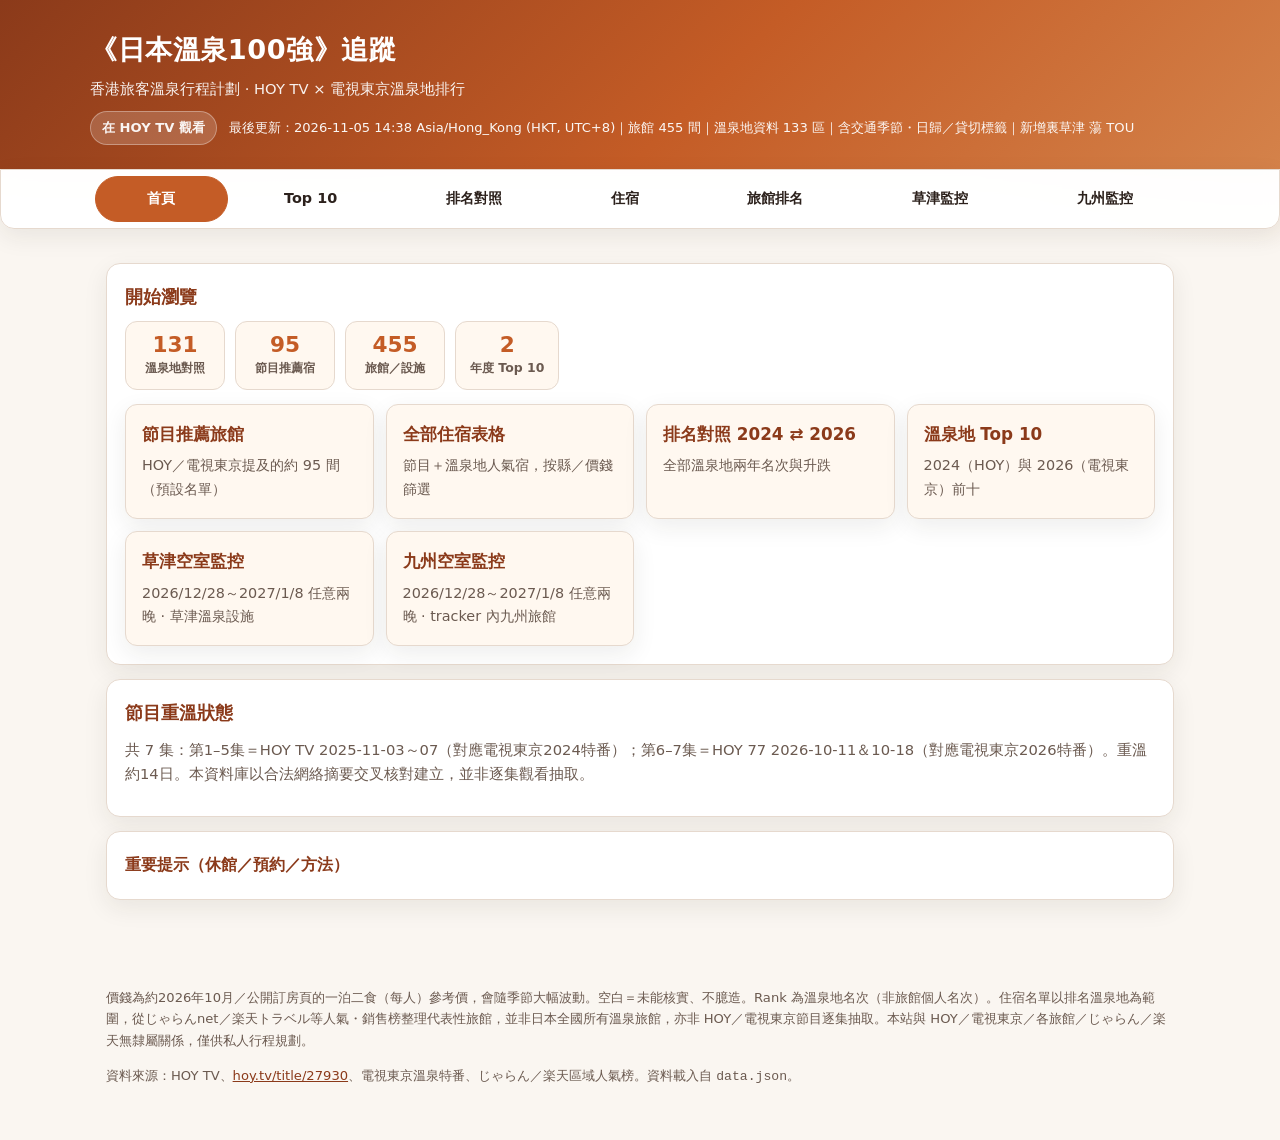
<file: index.html>
<!DOCTYPE html>
<html lang="zh-Hant">
<head>
  <meta charset="utf-8" />
  <meta name="viewport" content="width=device-width, initial-scale=1" />
  <title>《日本溫泉100強》追蹤 — Philip 行程計劃</title>
  <meta name="description" content="HOY TV《日本溫泉100強》溫泉地排名對照與代表性旅館：繁中介紹、參考價錢與訂房連結。" />
  <link rel="stylesheet" href="styles.css?v=20261105a" />
</head>
<body data-page="home">
  <header class="app-header">
    <div class="wrap">
      <h1>《日本溫泉100強》追蹤</h1>
      <p class="sub">香港旅客溫泉行程計劃 · HOY TV × 電視東京溫泉地排行</p>
      <div class="meta-row">
        <a class="hoy" id="hoy-link" href="https://hoy.tv/title/27930" target="_blank" rel="noopener">在 HOY TV 觀看</a>
        <span id="updated">最後更新：—</span>
      </div>
    </div>
  </header>

  <nav class="site-nav sticky-nav" aria-label="主要頁面">
    <a href="index.html" class="site-nav-link is-active" aria-current="page">首頁</a>
    <a href="ranks.html" class="site-nav-link">Top 10</a>
    <a href="compare.html" class="site-nav-link">排名對照</a>
    <a href="hotels.html" class="site-nav-link">住宿</a>
    <a href="hotel-ranks.html" class="site-nav-link">旅館排名</a>
    <a href="kusatsu-watch.html" class="site-nav-link">草津監控</a>
    <a href="kyushu-watch.html" class="site-nav-link">九州監控</a>
  </nav>

  <main>
    <section class="panel home-hero">
      <h2>開始瀏覽</h2>
      <div class="count-row" id="home-counts">
        <div class="count-pill"><strong id="home-compare-count">—</strong><span>溫泉地對照</span></div>
        <div class="count-pill"><strong id="home-show-count">—</strong><span>節目推薦宿</span></div>
        <div class="count-pill"><strong id="home-hotel-count">—</strong><span>旅館／設施</span></div>
        <div class="count-pill"><strong>2</strong><span>年度 Top 10</span></div>
      </div>
      <div class="home-cards">
        <a class="home-card" href="hotels.html?list=show">
          <strong>節目推薦旅館</strong>
          <span>HOY／電視東京提及的約 95 間（預設名單）</span>
        </a>
        <a class="home-card" href="hotels.html?list=all">
          <strong>全部住宿表格</strong>
          <span>節目＋溫泉地人氣宿，按縣／價錢篩選</span>
        </a>
        <a class="home-card" href="compare.html">
          <strong>排名對照 2024 ⇄ 2026</strong>
          <span>全部溫泉地兩年名次與升跌</span>
        </a>
        <a class="home-card" href="ranks.html">
          <strong>溫泉地 Top 10</strong>
          <span>2024（HOY）與 2026（電視東京）前十</span>
        </a>
        <a class="home-card" href="kusatsu-watch.html">
          <strong>草津空室監控</strong>
          <span>2026/12/28～2027/1/8 任意兩晚 · 草津溫泉設施</span>
        </a>
        <a class="home-card" href="kyushu-watch.html">
          <strong>九州空室監控</strong>
          <span>2026/12/28～2027/1/8 任意兩晚 · tracker 內九州旅館</span>
        </a>
      </div>
    </section>

    <section class="panel">
      <h2>節目重溫狀態</h2>
      <p id="ep-note" class="lede"></p>
    </section>

    <details class="alerts-accordion panel" id="alerts-wrap">
      <summary>重要提示（休館／預約／方法）</summary>
      <section id="alerts" aria-label="重要提示"></section>
      <div id="source-banner" class="banner warn hidden" role="status"></div>
    </details>
  </main>

  <footer>
    <p id="disclaimer"></p>
    <p>資料來源：HOY TV、<a href="https://hoy.tv/title/27930">hoy.tv/title/27930</a>、電視東京溫泉特番、じゃらん／楽天區域人氣榜。資料載入自 <code>data.json</code>。</p>
  </footer>

  <script src="app.js?v=20261105a"></script>
</body>
</html>
</file>
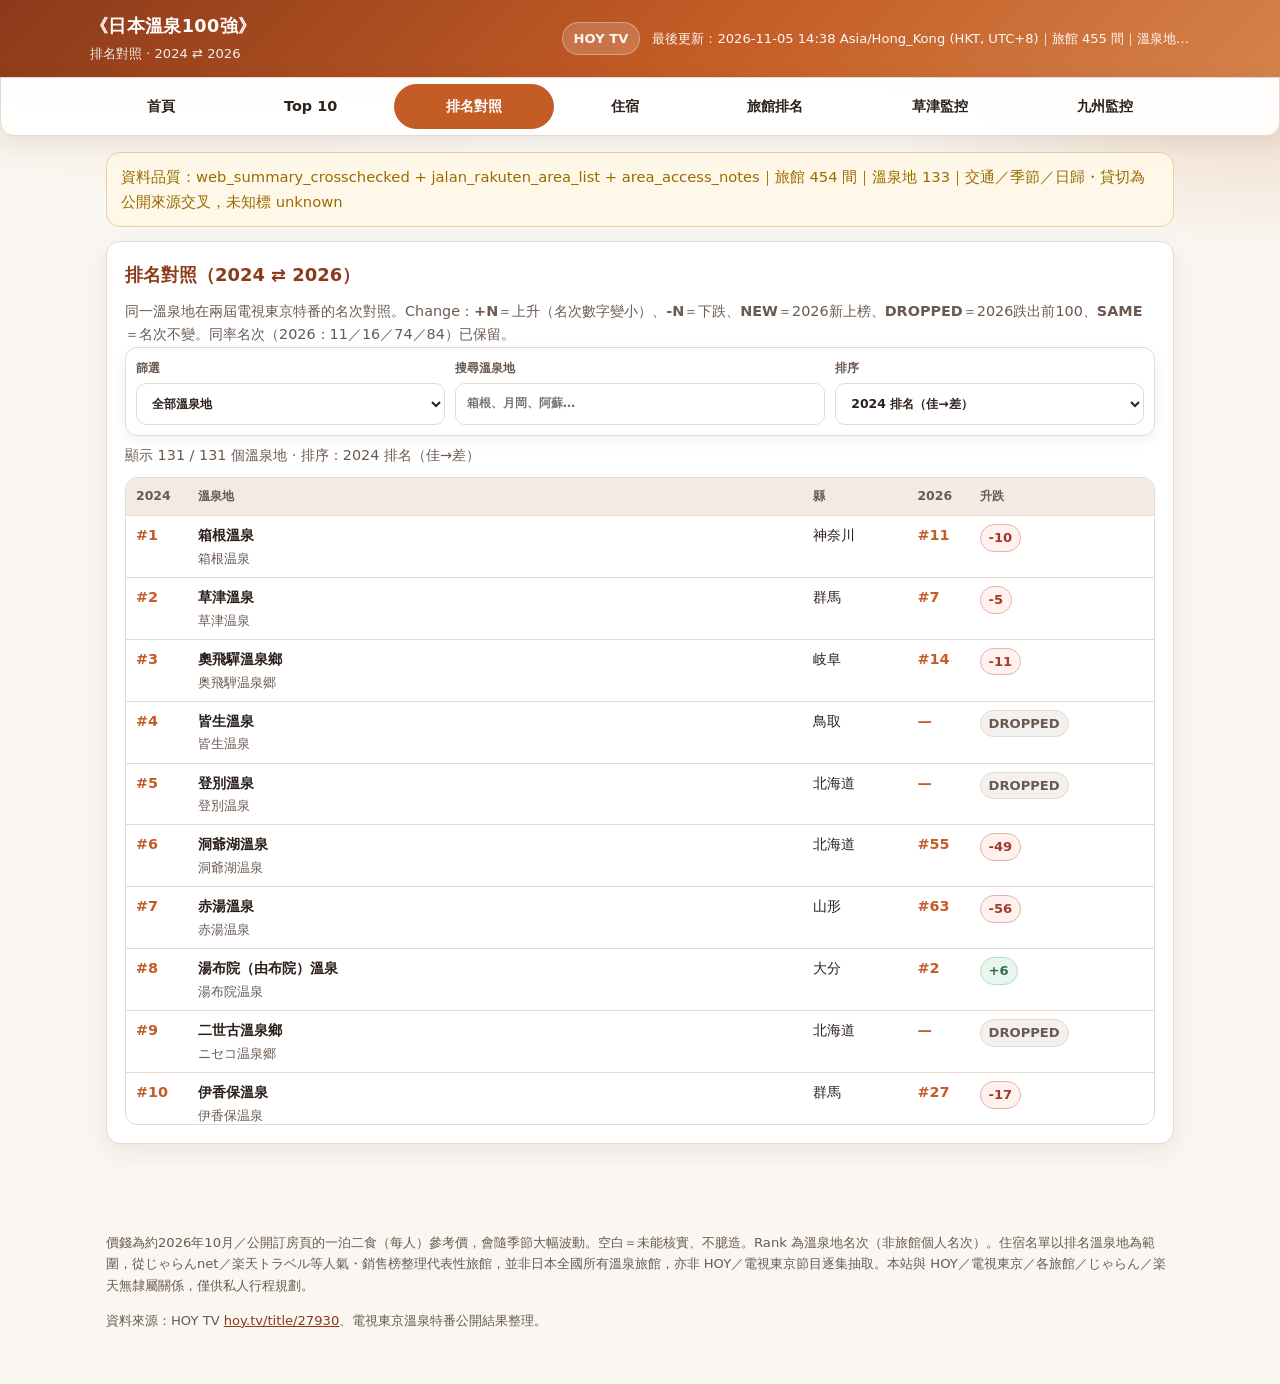
<file: compare.html>
<!DOCTYPE html>
<html lang="zh-Hant">
<head>
  <meta charset="utf-8" />
  <meta name="viewport" content="width=device-width, initial-scale=1" />
  <title>排名對照（2024 ⇄ 2026）— 《日本溫泉100強》追蹤</title>
  <meta name="description" content="同一溫泉地在 2024 與 2026 電視東京特番的名次對照與升跌。" />
  <link rel="stylesheet" href="styles.css?v=20261105a" />
  <script>
    (function () {
      try {
        if (!(window.matchMedia && window.matchMedia("(max-width: 700px)").matches)) return;
        document.documentElement.classList.add("is-narrow");
        var close = function () {
          document.querySelectorAll(".filter-drawer").forEach(function (d) { d.open = false; });
        };
        if (document.readyState === "loading") document.addEventListener("DOMContentLoaded", close);
        else close();
      } catch (e) {}
    })();
  </script>
</head>
<body data-page="compare" class="page-compact">
    <header class="app-header compact">
    <div class="wrap header-bar">
      <div>
        <h1>《日本溫泉100強》</h1>
        <p class="sub">排名對照 · 2024 ⇄ 2026</p>
      </div>
      <div class="meta-row">
        <a class="hoy" id="hoy-link" href="https://hoy.tv/title/27930" target="_blank" rel="noopener">HOY TV</a>
        <span id="updated" class="updated-short">—</span>
      </div>
    </div>
  </header>

  <nav class="site-nav sticky-nav" aria-label="主要頁面">
    <a href="index.html" class="site-nav-link">首頁</a>
    <a href="ranks.html" class="site-nav-link">Top 10</a>
    <a href="compare.html" class="site-nav-link is-active" aria-current="page">排名對照</a>
    <a href="hotels.html" class="site-nav-link">住宿</a>
    <a href="hotel-ranks.html" class="site-nav-link">旅館排名</a>
    <a href="kusatsu-watch.html" class="site-nav-link">草津監控</a>
    <a href="kyushu-watch.html" class="site-nav-link">九州監控</a>
  </nav>


  <main>
    <div id="source-banner" class="banner warn hidden" role="status"></div>

    <section class="panel" id="panel-compare">
      <h2>排名對照（2024 ⇄ 2026）</h2>
      <p class="stats lede-hide-mobile" style="margin-top:0">同一溫泉地在兩屆電視東京特番的名次對照。Change：<strong>+N</strong>＝上升（名次數字變小）、<strong>-N</strong>＝下跌、<strong>NEW</strong>＝2026新上榜、<strong>DROPPED</strong>＝2026跌出前100、<strong>SAME</strong>＝名次不變。同率名次（2026：11／16／74／84）已保留。</p>
      <details class="filter-drawer" id="compare-filter-drawer">
        <summary class="filter-drawer-summary">
          <span class="filter-drawer-title">篩選／搜尋</span>
          <span class="filter-drawer-hint" id="compare-filter-hint" hidden></span>
          <span class="filter-drawer-chevron" aria-hidden="true"></span>
        </summary>
        <div class="filters filters-compare" id="compare-filters">
          <label class="f">篩選
            <select id="compare-filter">
              <option value="all">全部溫泉地</option>
              <option value="both">兩年皆入榜</option>
              <option value="up">上升（+）</option>
              <option value="down">下跌（-）</option>
              <option value="new">NEW（2026新上榜）</option>
              <option value="dropped">DROPPED（跌出榜）</option>
              <option value="big">大變動（±20以上）</option>
            </select>
          </label>
          <label class="f">搜尋溫泉地
            <input id="compare-q" type="search" placeholder="箱根、月岡、阿蘇…" autocomplete="off" />
          </label>
          <label class="f">排序
            <select id="compare-sort">
              <option value="rank2024">2024 排名（佳→差）</option>
              <option value="rank2026">2026 排名（佳→差）</option>
              <option value="improve">升幅最大</option>
              <option value="drop">跌幅最大</option>
              <option value="name">溫泉地名 A–Z</option>
            </select>
          </label>
        </div>
      </details>
      <p class="stats" id="compare-stats"></p>
      <div class="compare-wrap" id="compare-wrap">
        <table class="compare-table" id="compare-table">
          <thead>
            <tr>
              <th>2024</th>
              <th>溫泉地</th>
              <th>縣</th>
              <th>2026</th>
              <th>升跌</th>
            </tr>
          </thead>
          <tbody id="compare-body"></tbody>
        </table>
      </div>
    </section>
  </main>

  <footer>
    <p id="disclaimer"></p>
    <p>資料來源：HOY TV <a href="https://hoy.tv/title/27930">hoy.tv/title/27930</a>、電視東京溫泉特番公開結果整理。</p>
  </footer>

  <script src="app.js?v=20261105a"></script>
</body>
</html>
</file>
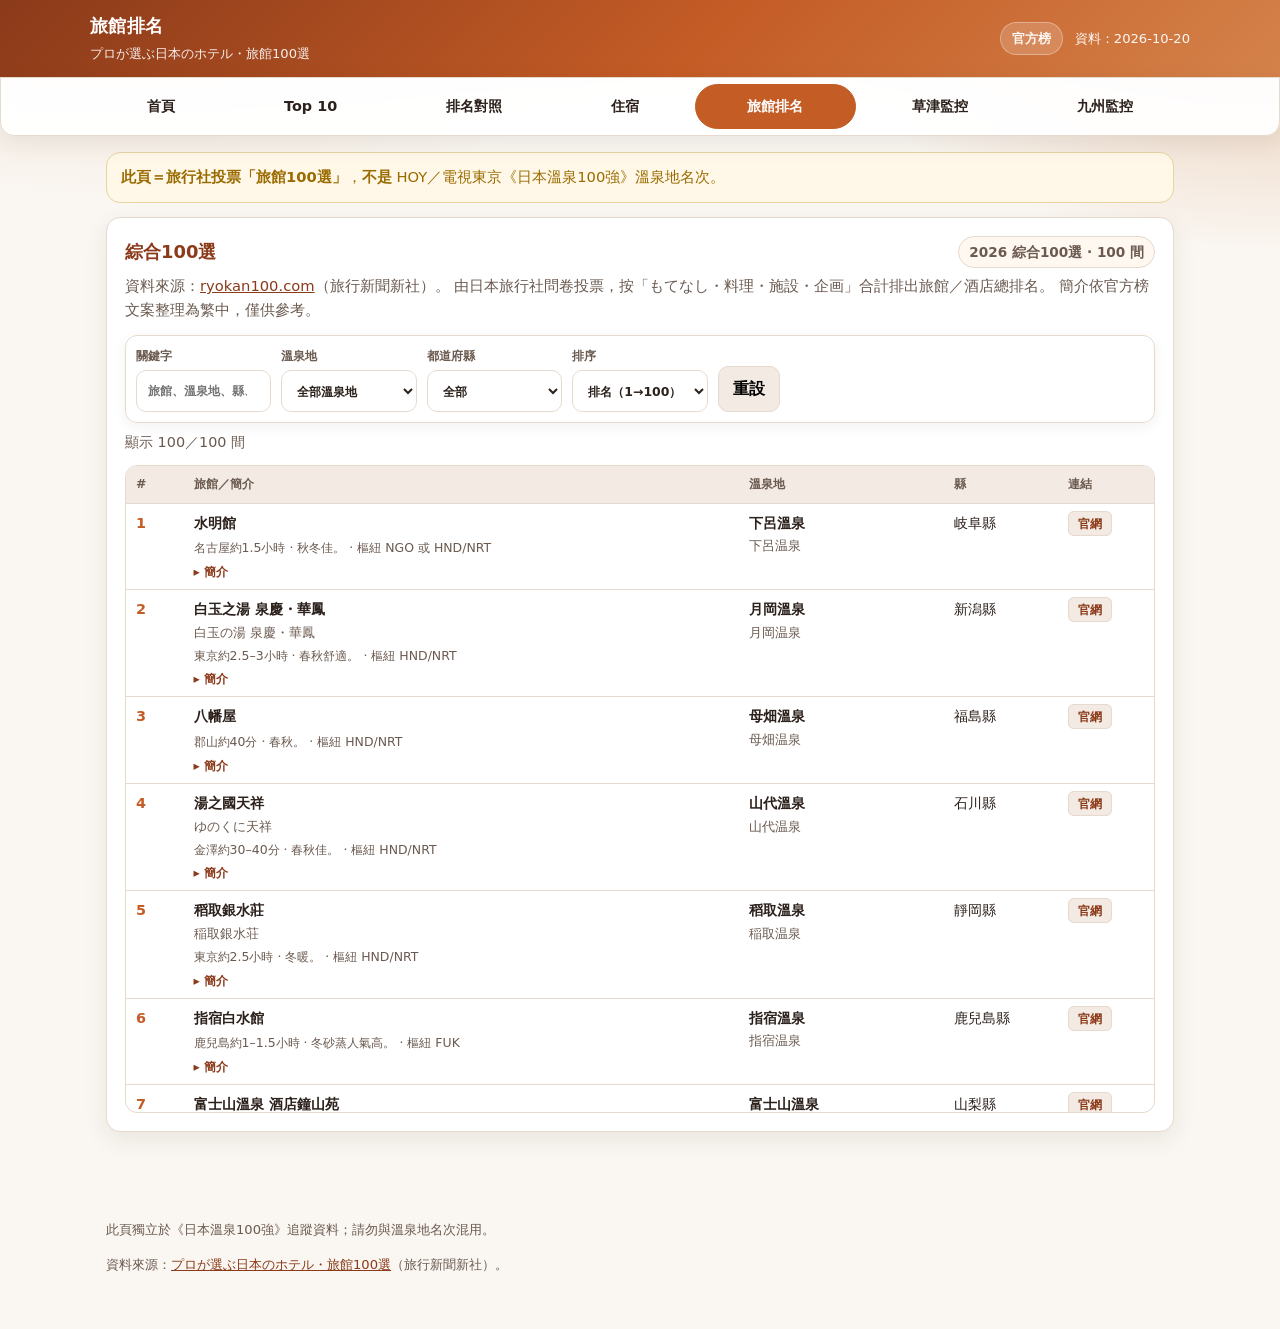
<file: hotel-ranks.html>
<!DOCTYPE html>
<html lang="zh-Hant">
<head>
  <meta charset="utf-8" />
  <meta name="viewport" content="width=device-width, initial-scale=1" />
  <title>旅館排名 — プロが選ぶ日本のホテル・旅館100選</title>
  <meta name="description" content="旅行社投票「プロが選ぶ日本のホテル・旅館100選」綜合排名（與 HOY《日本溫泉100強》溫泉地名次無關）。" />
  <link rel="stylesheet" href="styles.css?v=20261105a" />
  <link rel="stylesheet" href="hotel-ranks.css?v=20261105a" />
  <script>
    (function () {
      try {
        if (!(window.matchMedia && window.matchMedia("(max-width: 700px)").matches)) return;
        document.documentElement.classList.add("is-narrow");
        var close = function () {
          document.querySelectorAll(".filter-drawer").forEach(function (d) { d.open = false; });
        };
        if (document.readyState === "loading") document.addEventListener("DOMContentLoaded", close);
        else close();
      } catch (e) {}
    })();
  </script>
</head>
<body data-page="hotel-ranks" class="page-compact">
  <header class="app-header compact">
    <div class="wrap header-bar">
      <div>
        <h1>旅館排名</h1>
        <p class="sub">プロが選ぶ日本のホテル・旅館100選</p>
      </div>
      <div class="meta-row">
        <a class="hoy" href="https://ryokan100.com/ja/ranking100/" target="_blank" rel="noopener">官方榜</a>
        <span id="hr-updated" class="updated-short">—</span>
      </div>
    </div>
  </header>

  <nav class="site-nav sticky-nav" aria-label="主要頁面">
    <a href="index.html" class="site-nav-link">首頁</a>
    <a href="ranks.html" class="site-nav-link">Top 10</a>
    <a href="compare.html" class="site-nav-link">排名對照</a>
    <a href="hotels.html" class="site-nav-link">住宿</a>
    <a href="hotel-ranks.html" class="site-nav-link is-active" aria-current="page">旅館排名</a>
    <a href="kusatsu-watch.html" class="site-nav-link">草津監控</a>
    <a href="kyushu-watch.html" class="site-nav-link">九州監控</a>
  </nav>

  <main>
    <div class="banner warn" role="status">
      <strong>此頁＝旅行社投票「旅館100選」</strong>，<strong>不是</strong> HOY／電視東京《日本溫泉100強》溫泉地名次。
    </div>

    <section class="panel">
      <div class="panel-head">
        <h2>綜合100選</h2>
        <span class="hr-edition" id="hr-edition">—</span>
      </div>
      <p class="lede lede-hide-mobile">
        資料來源：<a href="https://ryokan100.com/ja/ranking100/" target="_blank" rel="noopener">ryokan100.com</a>（旅行新聞新社）。
        由日本旅行社問卷投票，按「もてなし・料理・施設・企画」合計排出旅館／酒店總排名。
        簡介依官方榜文案整理為繁中，僅供參考。
      </p>

      <details class="filter-drawer" id="hr-filter-drawer">
        <summary class="filter-drawer-summary">
          <span class="filter-drawer-title">篩選／搜尋／排序</span>
          <span class="filter-drawer-hint" id="hr-filter-hint" hidden></span>
          <span class="filter-drawer-chevron" aria-hidden="true"></span>
        </summary>
        <div class="filters filters-hotels" id="hr-filters">
          <label class="f">關鍵字
            <input id="hr-q" type="search" placeholder="旅館、溫泉地、縣、簡介…" autocomplete="off" />
          </label>
          <label class="f">溫泉地
            <select id="hr-area"><option value="">全部溫泉地</option></select>
          </label>
          <label class="f">都道府縣
            <select id="hr-pref"><option value="">全部</option></select>
          </label>
          <label class="f">排序
            <select id="hr-sort">
              <option value="rank_asc">排名（1→100）</option>
              <option value="rank_desc">排名（100→1）</option>
              <option value="name">旅館名</option>
              <option value="area">溫泉地</option>
              <option value="pref">都道府縣</option>
            </select>
          </label>
          <button type="button" class="reset" id="hr-reset">重設</button>
        </div>
      </details>
      <p class="stats" id="hr-stats"></p>

      <div class="table-wrap hotels-table-wrap hr-table-wrap">
        <table class="hotels-table hr-table" id="hr-table">
          <thead>
            <tr>
              <th>#</th>
              <th>旅館／簡介</th>
              <th>溫泉地</th>
              <th>縣</th>
              <th>連結</th>
            </tr>
          </thead>
          <tbody id="hr-body"></tbody>
        </table>
      </div>
      <div id="hr-error" class="banner danger hidden" role="alert"></div>
    </section>
  </main>

  <footer>
    <p>此頁獨立於《日本溫泉100強》追蹤資料；請勿與溫泉地名次混用。</p>
    <p>資料來源：<a href="https://ryokan100.com/ja/ranking100/" target="_blank" rel="noopener">プロが選ぶ日本のホテル・旅館100選</a>（旅行新聞新社）。</p>
  </footer>

  <script src="hotel-ranks.js?v=20261105a"></script>
</body>
</html>
</file>
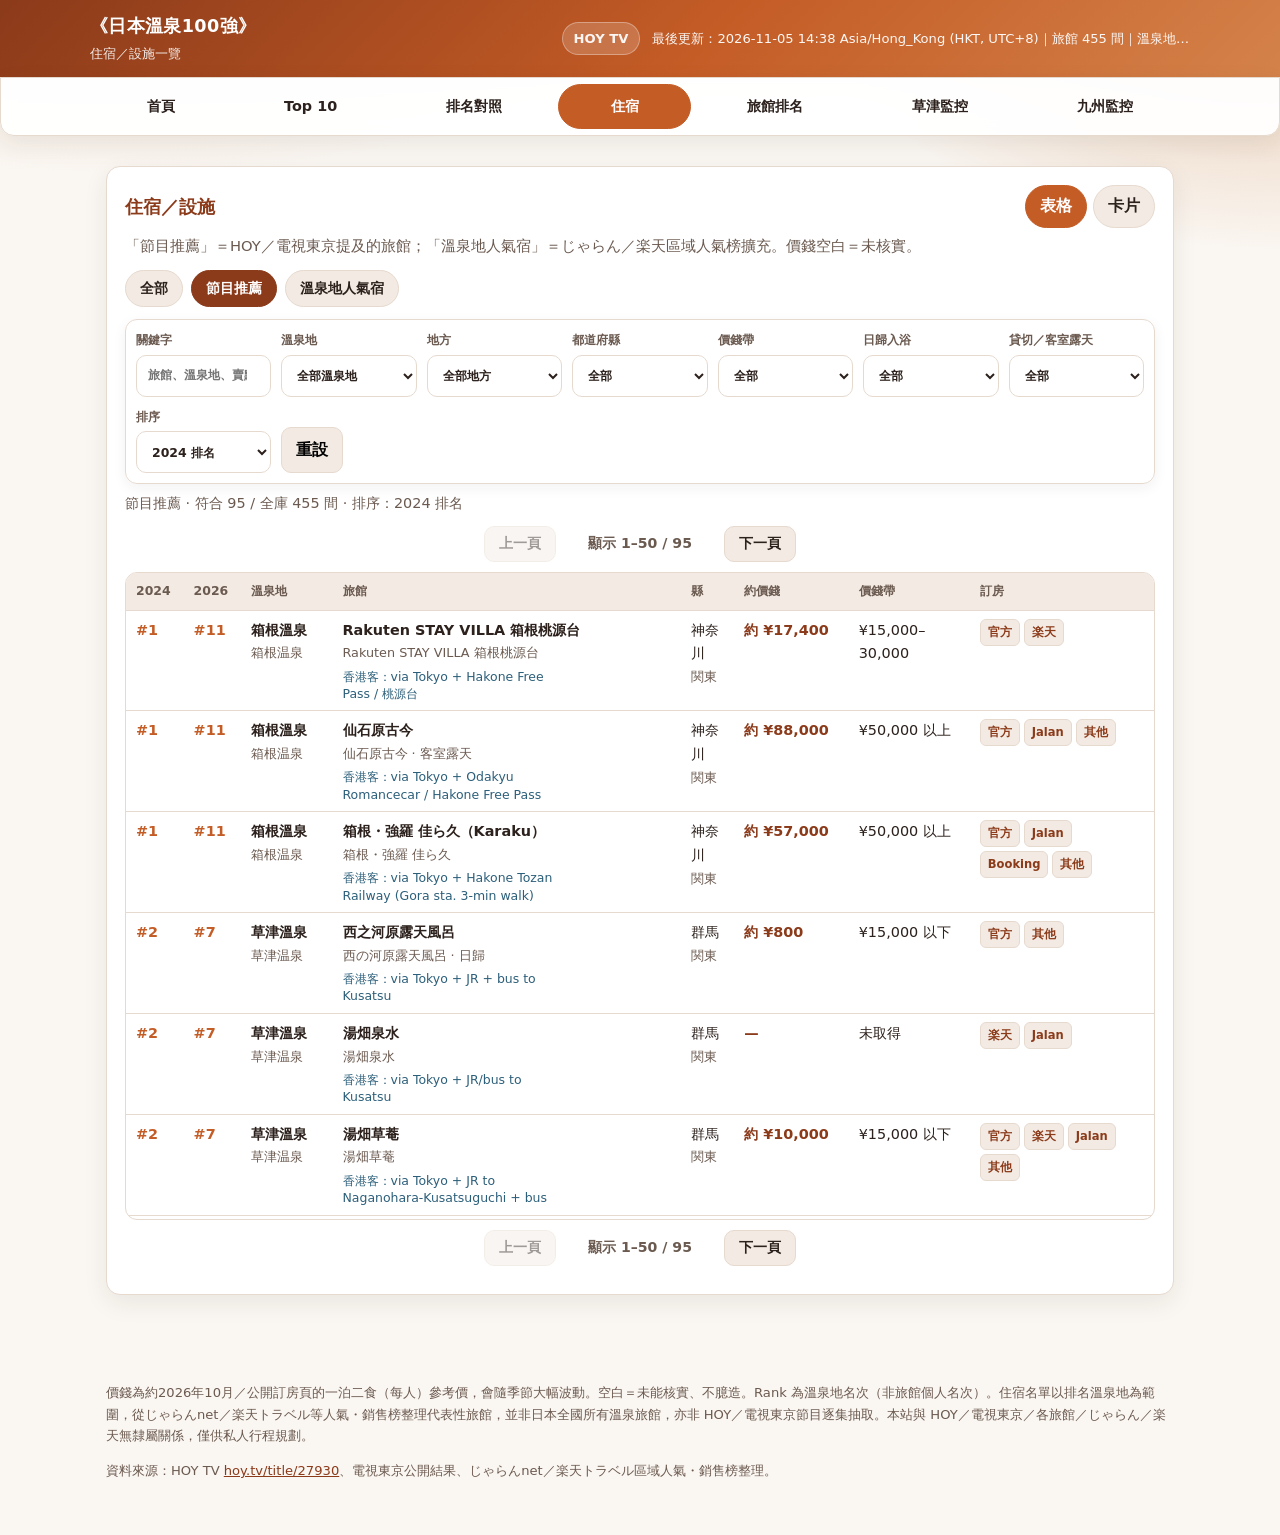
<file: hotels.html>
<!DOCTYPE html>
<html lang="zh-Hant">
<head>
  <meta charset="utf-8" />
  <meta name="viewport" content="width=device-width, initial-scale=1" />
  <title>住宿／設施 — 《日本溫泉100強》追蹤</title>
  <meta name="description" content="節目推薦旅館與排名溫泉地人氣宿：可篩選溫泉地／縣／價錢，表格檢視訂房連結。" />
  <link rel="stylesheet" href="styles.css?v=20261105a" />
  <script>
    (function () {
      try {
        if (!(window.matchMedia && window.matchMedia("(max-width: 700px)").matches)) return;
        document.documentElement.classList.add("is-narrow");
        var close = function () {
          document.querySelectorAll(".filter-drawer").forEach(function (d) { d.open = false; });
        };
        if (document.readyState === "loading") document.addEventListener("DOMContentLoaded", close);
        else close();
      } catch (e) {}
    })();
  </script>
</head>
<body data-page="hotels" class="page-compact">
  <header class="app-header compact">
    <div class="wrap header-bar">
      <div>
        <h1>《日本溫泉100強》</h1>
        <p class="sub">住宿／設施一覽</p>
      </div>
      <div class="meta-row">
        <a class="hoy" id="hoy-link" href="https://hoy.tv/title/27930" target="_blank" rel="noopener">HOY TV</a>
        <span id="updated" class="updated-short">—</span>
      </div>
    </div>
  </header>

  <nav class="site-nav sticky-nav" aria-label="主要頁面">
    <a href="index.html" class="site-nav-link">首頁</a>
    <a href="ranks.html" class="site-nav-link">Top 10</a>
    <a href="compare.html" class="site-nav-link">排名對照</a>
    <a href="hotels.html" class="site-nav-link is-active" aria-current="page">住宿</a>
    <a href="hotel-ranks.html" class="site-nav-link">旅館排名</a>
    <a href="kusatsu-watch.html" class="site-nav-link">草津監控</a>
    <a href="kyushu-watch.html" class="site-nav-link">九州監控</a>
  </nav>

  <main>
    <div id="error-banner" class="banner danger hidden" role="alert"></div>

    <section class="panel panel-hotels">
      <div class="panel-head">
        <h2>住宿／設施</h2>
        <div class="view-toggle" role="group" aria-label="檢視模式">
          <button type="button" class="view-btn is-active" id="view-table" data-view="table">表格</button>
          <button type="button" class="view-btn" id="view-cards" data-view="cards">卡片</button>
        </div>
      </div>
      <p class="lede lede-hide-mobile">「節目推薦」＝HOY／電視東京提及的旅館；「溫泉地人氣宿」＝じゃらん／楽天區域人氣榜擴充。價錢空白＝未核實。</p>

      <div class="list-tabs" role="tablist" aria-label="名單類型" id="list-tabs">
        <button type="button" class="list-tab" role="tab" data-list="all" id="list-all">全部</button>
        <button type="button" class="list-tab is-active" role="tab" data-list="show" id="list-show" aria-selected="true">節目推薦</button>
        <button type="button" class="list-tab" role="tab" data-list="area" id="list-area">溫泉地人氣宿</button>
      </div>

      <details class="filter-drawer" id="hotel-filter-drawer">
        <summary class="filter-drawer-summary">
          <span class="filter-drawer-title">篩選／搜尋</span>
          <span class="filter-drawer-hint" id="hotel-filter-hint" hidden></span>
          <span class="filter-drawer-chevron" aria-hidden="true"></span>
        </summary>
        <div class="filters filters-hotels" id="hotel-filters">
          <label class="f">關鍵字
            <input id="q" type="search" placeholder="旅館、溫泉地、賣點…" autocomplete="off" />
          </label>
          <label class="f">溫泉地
            <select id="area"><option value="">全部溫泉地</option></select>
          </label>
          <label class="f">地方
            <select id="region"><option value="">全部地方</option></select>
          </label>
          <label class="f">都道府縣
            <select id="pref"><option value="">全部</option></select>
          </label>
          <label class="f">價錢帶
            <select id="band"><option value="">全部</option></select>
          </label>
          <label class="f">日歸入浴
            <select id="daybath"><option value="">全部</option>
              <option value="yes">有日歸</option>
              <option value="no">無／不適用</option>
              <option value="unknown">未核實</option>
            </select>
          </label>
          <label class="f">貸切／客室露天
            <select id="privbath"><option value="">全部</option>
              <option value="kashikiri">貸切風呂</option>
              <option value="room_roten">客室露天</option>
              <option value="both">兩者皆有</option>
              <option value="unknown">未核實</option>
            </select>
          </label>
          <label class="f">排序
            <select id="sort">
              <option value="rank2024">2024 排名</option>
              <option value="rank2026">2026 排名</option>
              <option value="improve">升幅最大</option>
              <option value="drop">跌幅最大</option>
              <option value="price_asc">價錢低→高</option>
              <option value="price_desc">價錢高→低</option>
              <option value="name_area">溫泉地名</option>
              <option value="name_prop">旅館名</option>
            </select>
          </label>
          <button type="button" class="reset" id="reset">重設</button>
        </div>
      </details>
      <p class="stats" id="stats"></p>

      <div class="pager" id="hotels-pager" hidden>
        <button type="button" class="pager-btn" id="page-prev">上一頁</button>
        <span class="pager-info" id="page-info">—</span>
        <button type="button" class="pager-btn" id="page-next">下一頁</button>
      </div>

      <div class="table-wrap hotels-table-wrap" id="hotels-table-wrap">
        <table class="hotels-table" id="hotels-table">
          <thead>
            <tr>
              <th>2024</th>
              <th>2026</th>
              <th>溫泉地</th>
              <th>旅館</th>
              <th>縣</th>
              <th>約價錢</th>
              <th>價錢帶</th>
              <th>訂房</th>
            </tr>
          </thead>
          <tbody id="hotels-body"></tbody>
        </table>
      </div>
      <div class="cards hidden" id="cards"></div>

      <div class="pager" id="hotels-pager-bottom" hidden>
        <button type="button" class="pager-btn" id="page-prev-b">上一頁</button>
        <span class="pager-info" id="page-info-b">—</span>
        <button type="button" class="pager-btn" id="page-next-b">下一頁</button>
      </div>
    </section>
  </main>

  <footer>
    <p id="disclaimer"></p>
    <p>資料來源：HOY TV <a href="https://hoy.tv/title/27930">hoy.tv/title/27930</a>、電視東京公開結果、じゃらんnet／楽天トラベル區域人氣・銷售榜整理。</p>
  </footer>

  <script src="app.js?v=20261105a"></script>
</body>
</html>
</file>
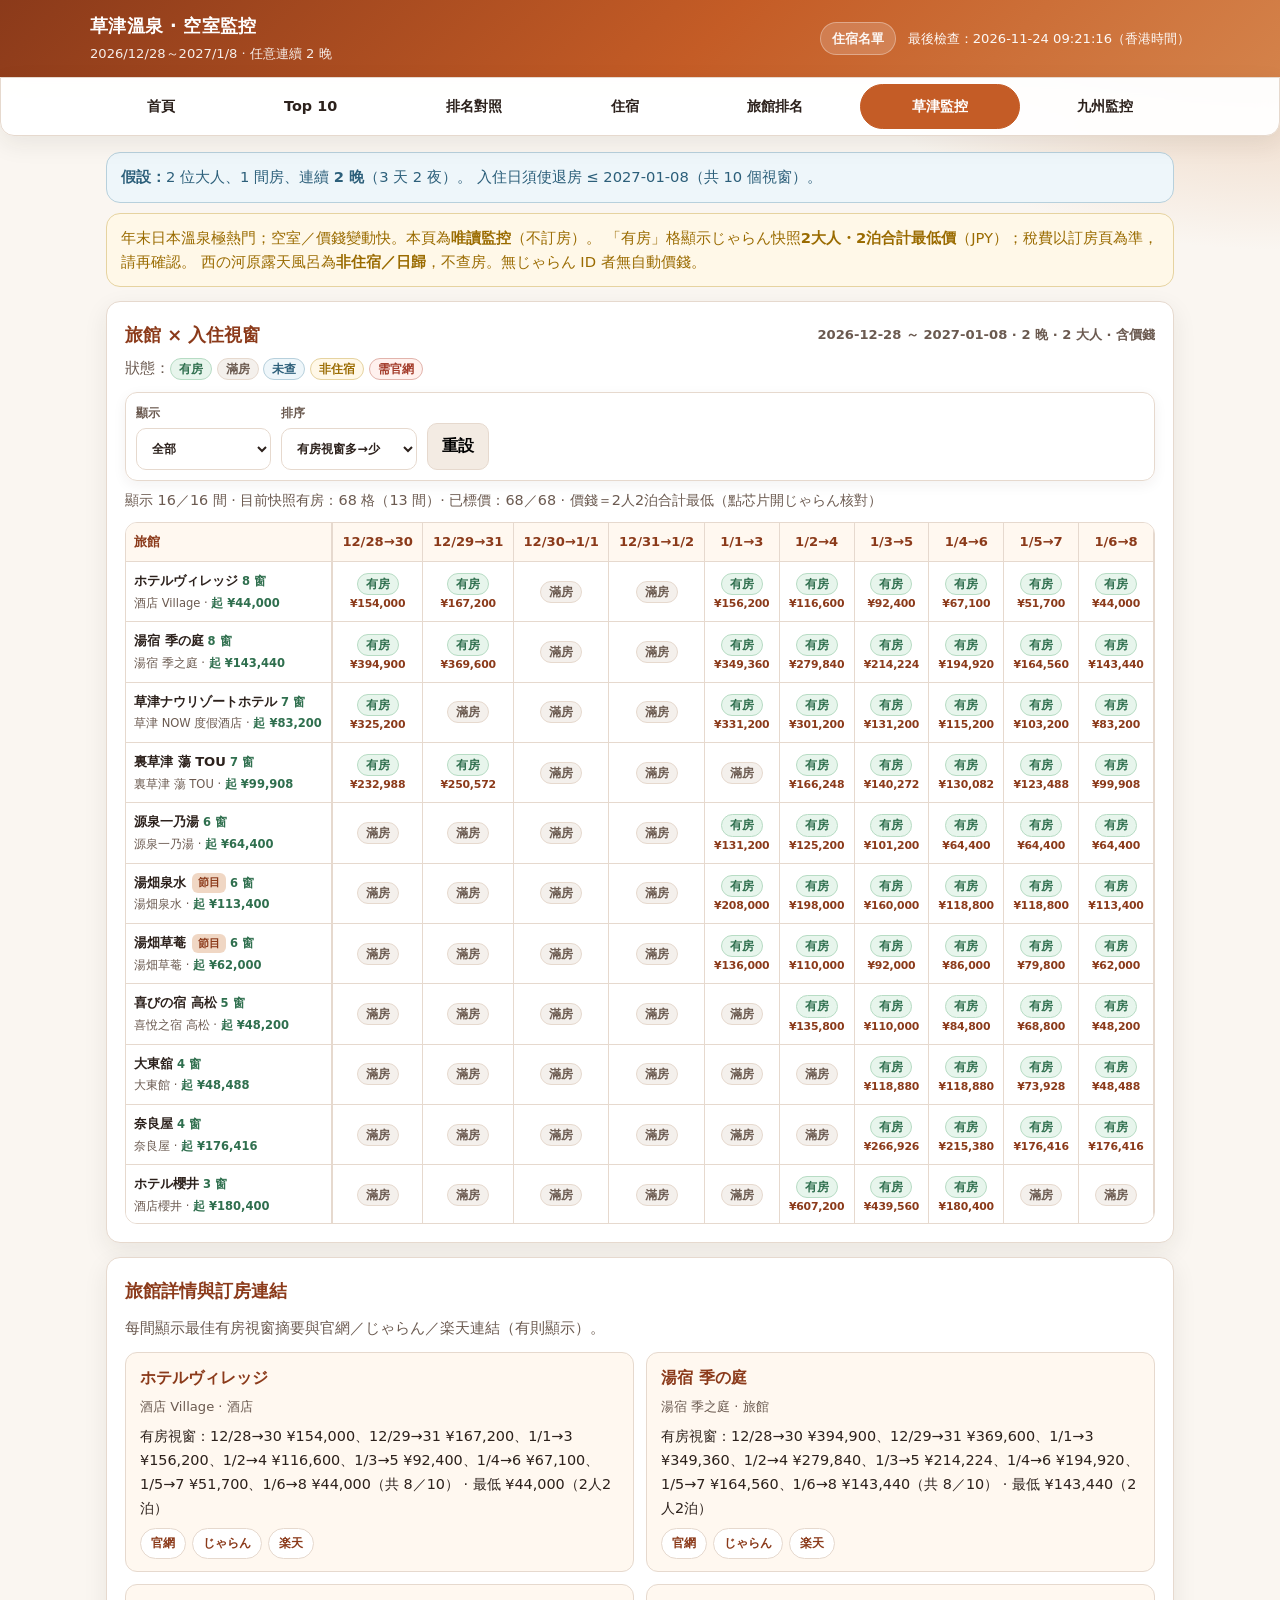
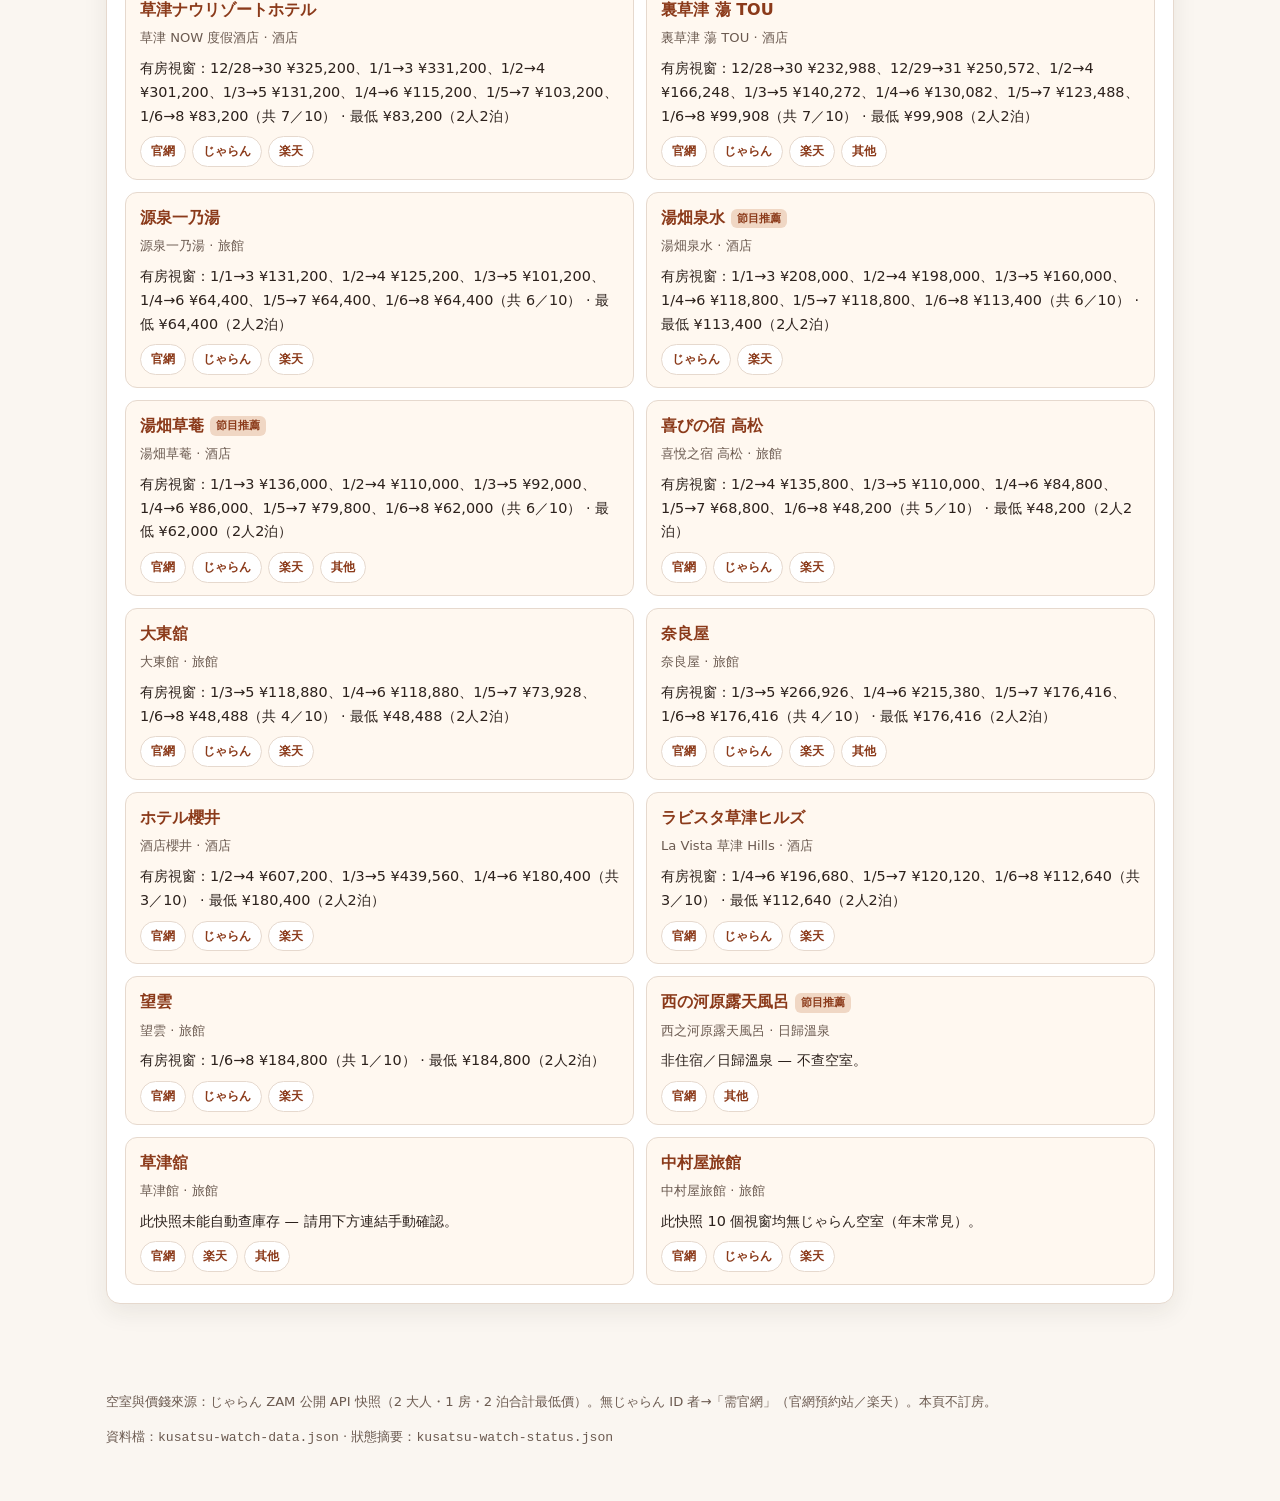
<file: kusatsu-watch.html>
<!DOCTYPE html>
<html lang="zh-Hant">
<head>
  <meta charset="utf-8" />
  <meta name="viewport" content="width=device-width, initial-scale=1" />
  <title>草津監控 — 2026/12/28～2027/1/8 兩晚空室</title>
  <meta name="description" content="草津溫泉設施：監控 2026-12-28 至 2027-01-08 內任何連續兩晚（2 大人）空室。" />
  <link rel="stylesheet" href="styles.css?v=20261105b" />
  <link rel="stylesheet" href="kusatsu-watch.css?v=20261105b" />
  <script>
    (function () {
      try {
        if (!(window.matchMedia && window.matchMedia("(max-width: 700px)").matches)) return;
        document.documentElement.classList.add("is-narrow");
        var close = function () {
          document.querySelectorAll(".filter-drawer").forEach(function (d) { d.open = false; });
        };
        if (document.readyState === "loading") document.addEventListener("DOMContentLoaded", close);
        else close();
      } catch (e) {}
    })();
  </script>
</head>
<body data-page="kusatsu-watch" class="page-compact">
  <header class="app-header compact">
    <div class="wrap header-bar">
      <div>
        <h1>草津溫泉 · 空室監控</h1>
        <p class="sub">2026/12/28～2027/1/8 · 任意連續 2 晚</p>
      </div>
      <div class="meta-row">
        <a class="hoy" href="hotels.html?area=%E8%8D%89%E6%B4%A5%E6%B8%A9%E6%B3%89" rel="noopener">住宿名單</a>
        <span id="kw-updated" class="updated-short">—</span>
      </div>
    </div>
  </header>

  <nav class="site-nav sticky-nav" aria-label="主要頁面">
    <a href="index.html" class="site-nav-link">首頁</a>
    <a href="ranks.html" class="site-nav-link">Top 10</a>
    <a href="compare.html" class="site-nav-link">排名對照</a>
    <a href="hotels.html" class="site-nav-link">住宿</a>
    <a href="hotel-ranks.html" class="site-nav-link">旅館排名</a>
    <a href="kusatsu-watch.html" class="site-nav-link is-active" aria-current="page">草津監控</a>
    <a href="kyushu-watch.html" class="site-nav-link">九州監控</a>
  </nav>

  <main>
    <div class="banner info" role="status">
      <strong>假設：</strong>2 位大人、1 間房、連續 <strong>2 晚</strong>（3 天 2 夜）。
      入住日須使退房 ≤ 2027-01-08（共 10 個視窗）。
      <span id="kw-assumption"></span>
    </div>
    <div class="banner warn" role="status">
      年末日本溫泉極熱門；空室／價錢變動快。本頁為<strong>唯讀監控</strong>（不訂房）。
      「有房」格顯示じゃらん快照<strong>2大人・2泊合計最低價</strong>（JPY）；稅費以訂房頁為準，請再確認。
      西の河原露天風呂為<strong>非住宿／日歸</strong>，不查房。無じゃらん ID 者無自動價錢。
    </div>

    <section class="panel">
      <div class="panel-head">
        <h2>旅館 × 入住視窗</h2>
        <span class="kw-edition" id="kw-edition">—</span>
      </div>
      <p class="lede lede-hide-mobile" id="kw-lede">
        狀態：<span class="kw-chip open">有房</span>
        <span class="kw-chip full">滿房</span>
        <span class="kw-chip unchecked">未查</span>
        <span class="kw-chip non-stay">非住宿</span>
        <span class="kw-chip need-official">需官網</span>
      </p>

      <details class="filter-drawer" id="kw-filter-drawer">
        <summary class="filter-drawer-summary">
          <span class="filter-drawer-title">篩選／排序</span>
          <span class="filter-drawer-hint" id="kw-filter-hint" hidden></span>
          <span class="filter-drawer-chevron" aria-hidden="true"></span>
        </summary>
        <div class="filters filters-hotels" id="kw-filters">
          <label class="f">顯示
            <select id="kw-filter">
              <option value="all">全部</option>
              <option value="open">只看有房</option>
              <option value="stay">只看可住宿</option>
            </select>
          </label>
          <label class="f">排序
            <select id="kw-sort">
              <option value="open_desc">有房視窗多→少</option>
              <option value="price_asc">最低有房價→高</option>
              <option value="name">旅館名</option>
              <option value="list">名單順序</option>
            </select>
          </label>
          <button type="button" class="reset" id="kw-reset">重設</button>
        </div>
      </details>
      <p class="stats" id="kw-stats"></p>

      <div class="table-wrap kw-matrix-wrap" id="kw-matrix-wrap">
        <table class="kw-matrix" id="kw-matrix">
          <thead id="kw-thead"></thead>
          <tbody id="kw-tbody"></tbody>
        </table>
      </div>
    </section>

    <section class="panel">
      <h2>旅館詳情與訂房連結</h2>
      <p class="lede lede-hide-mobile">每間顯示最佳有房視窗摘要與官網／じゃらん／楽天連結（有則顯示）。</p>
      <div class="kw-cards" id="kw-cards"></div>
    </section>
  </main>

  <footer>
    <p>空室與價錢來源：じゃらん ZAM 公開 API 快照（2 大人・1 房・2 泊合計最低價）。無じゃらん ID 者→「需官網」（官網預約站／楽天）。本頁不訂房。</p>
    <p>資料檔：<code>kusatsu-watch-data.json</code> · 狀態摘要：<code>kusatsu-watch-status.json</code></p>
  </footer>

  <script src="kusatsu-watch.js?v=20261105b"></script>
</body>
</html>
</file>
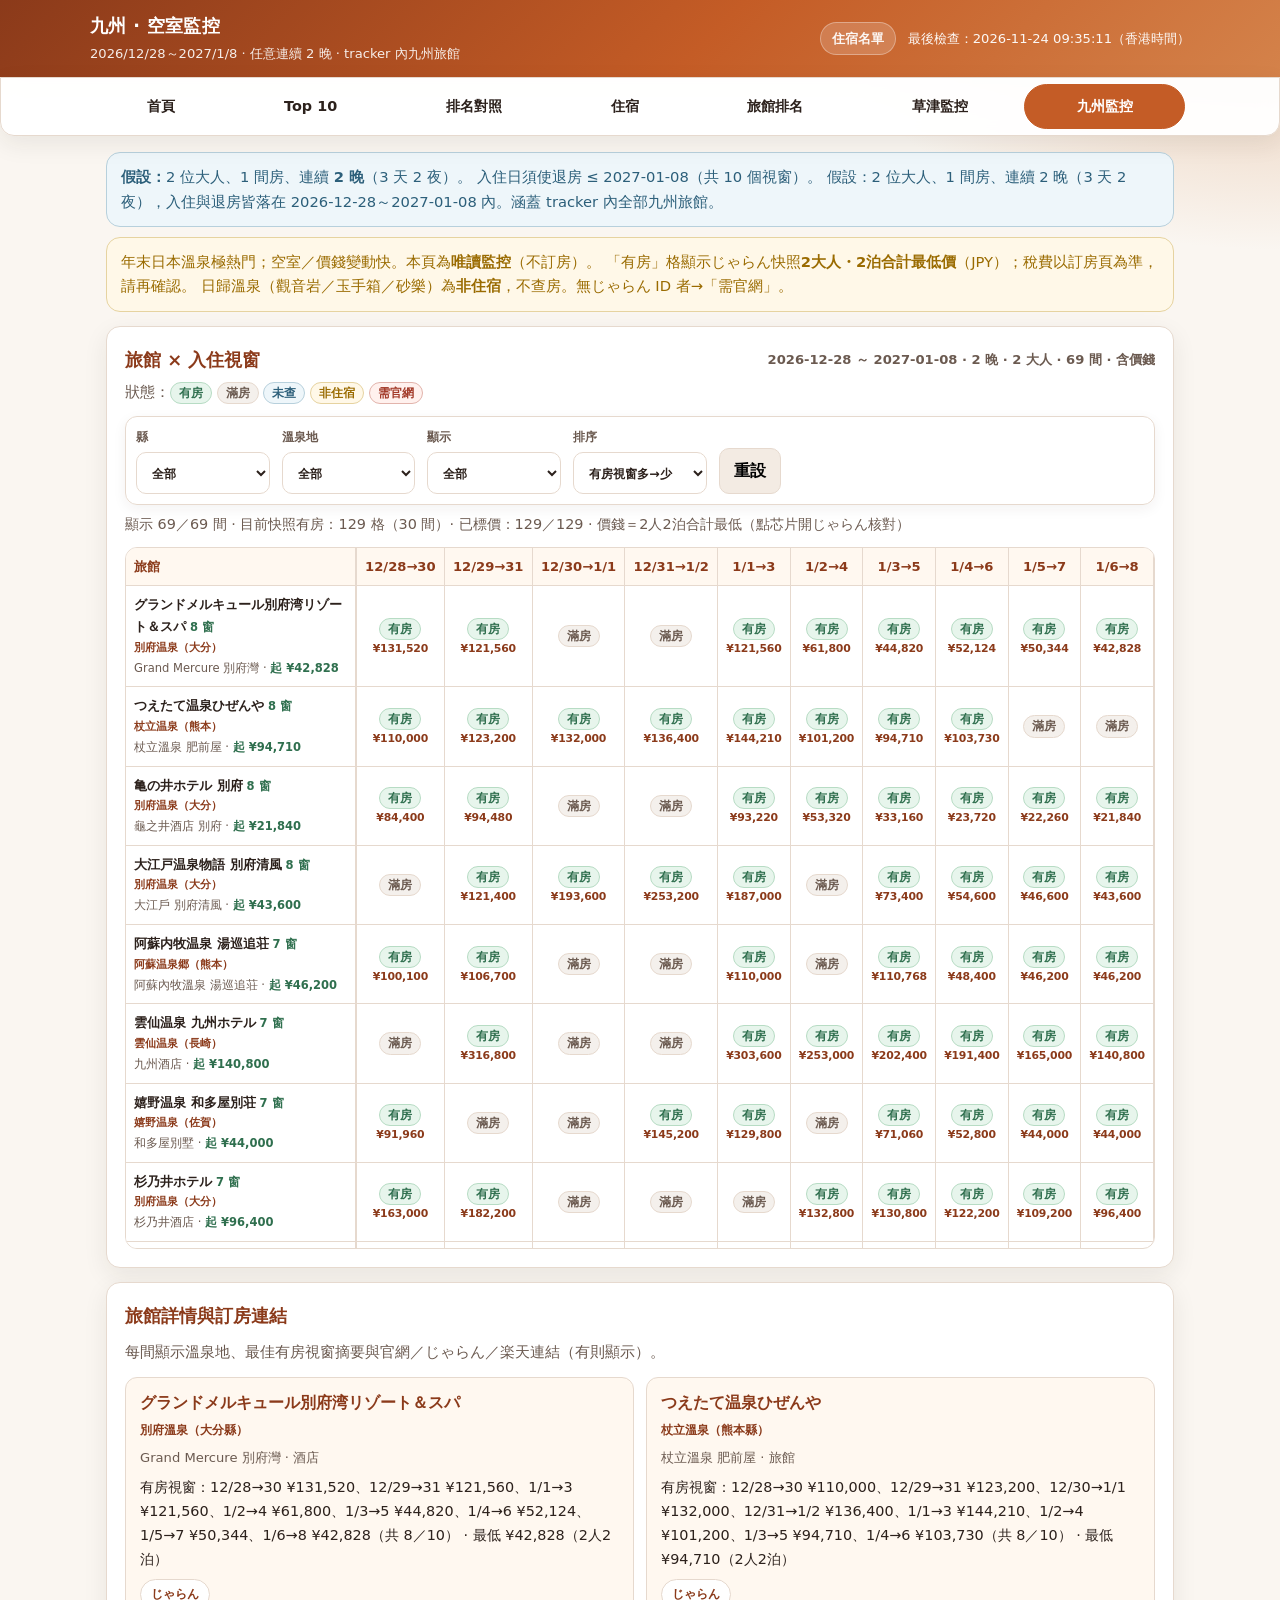
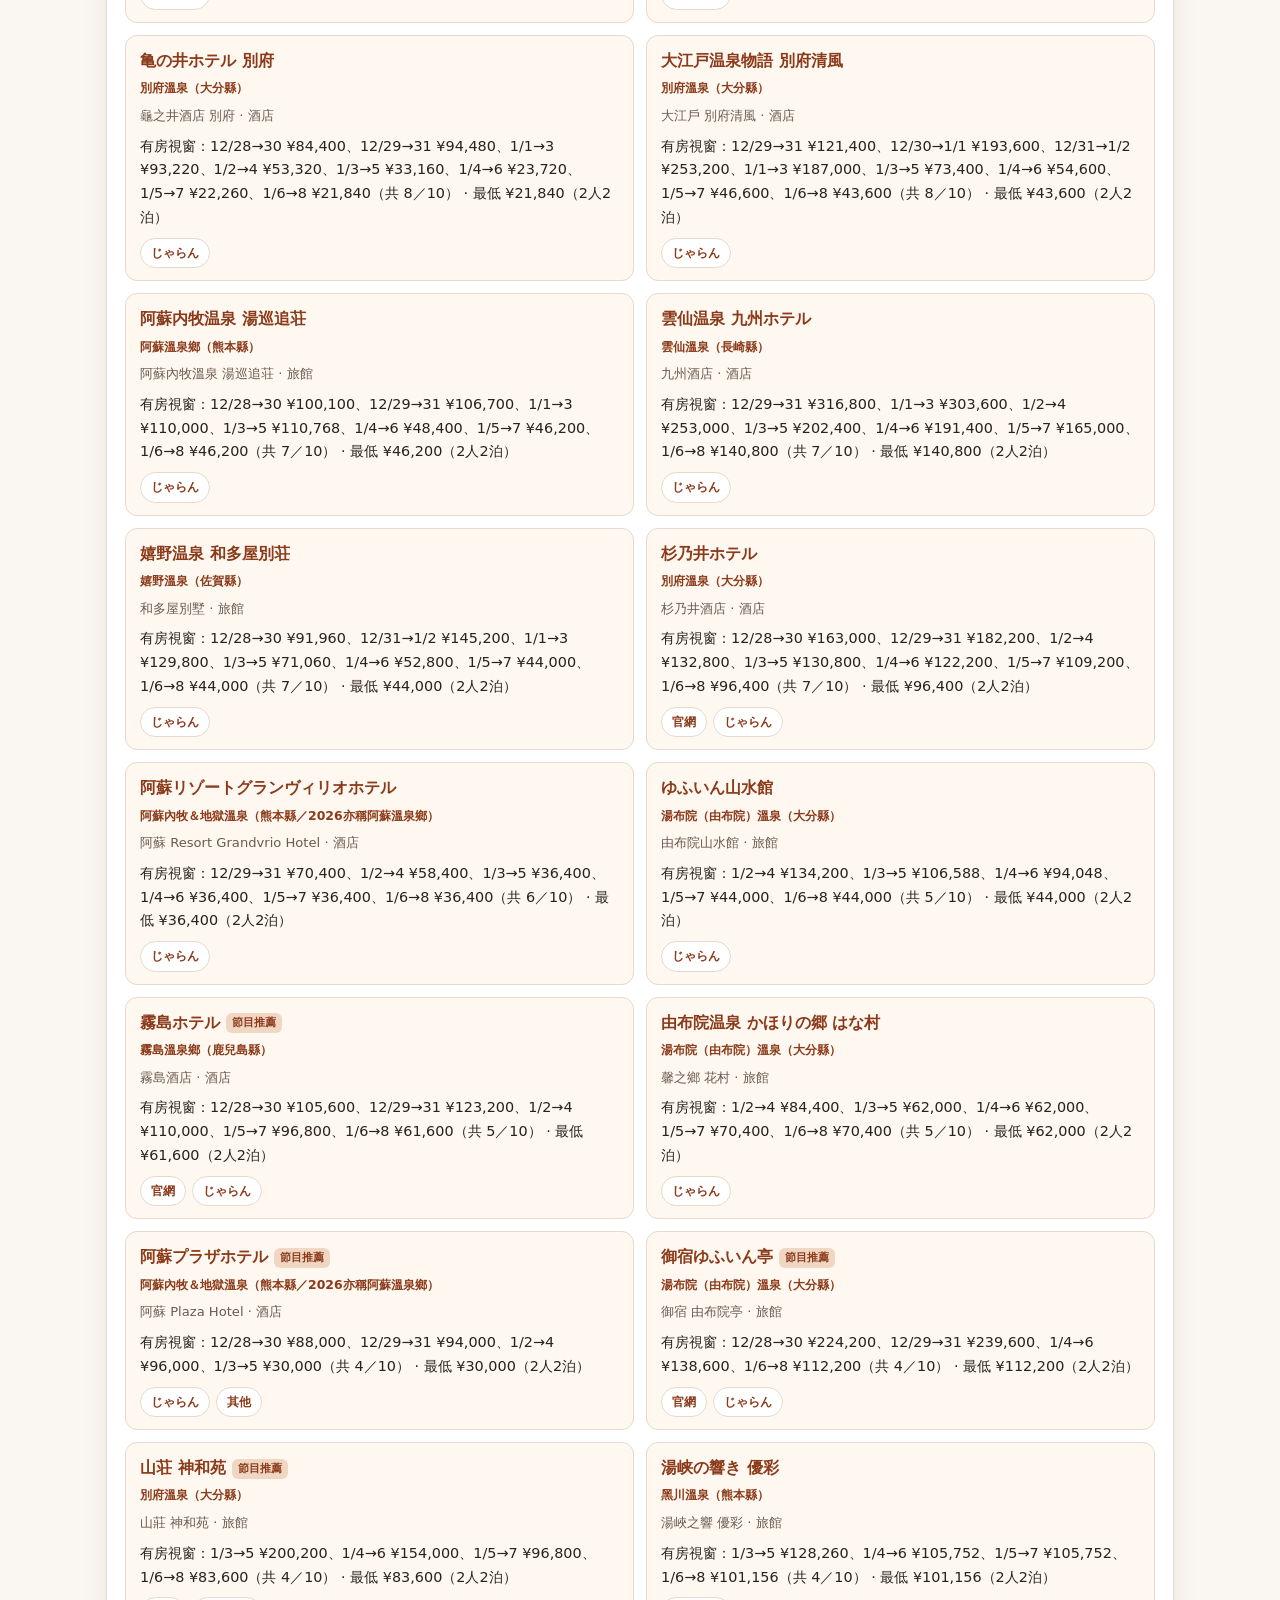
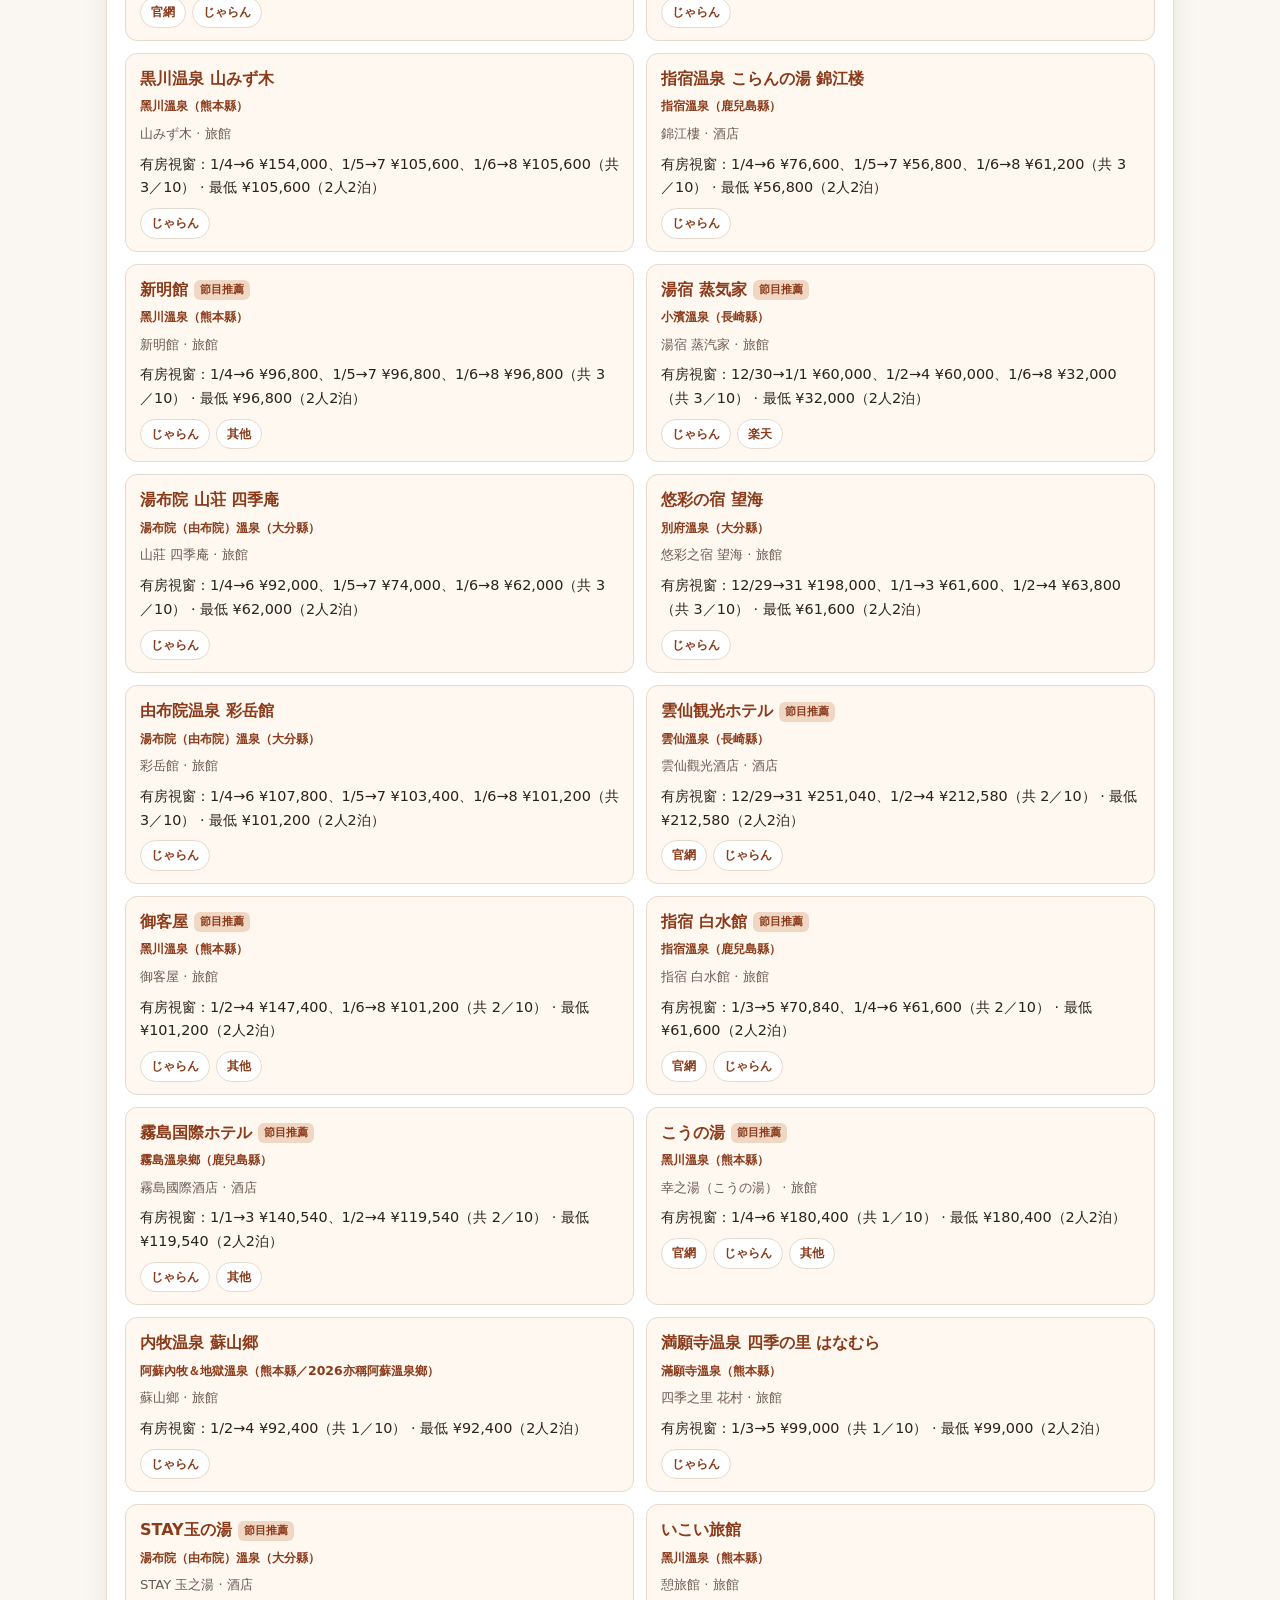
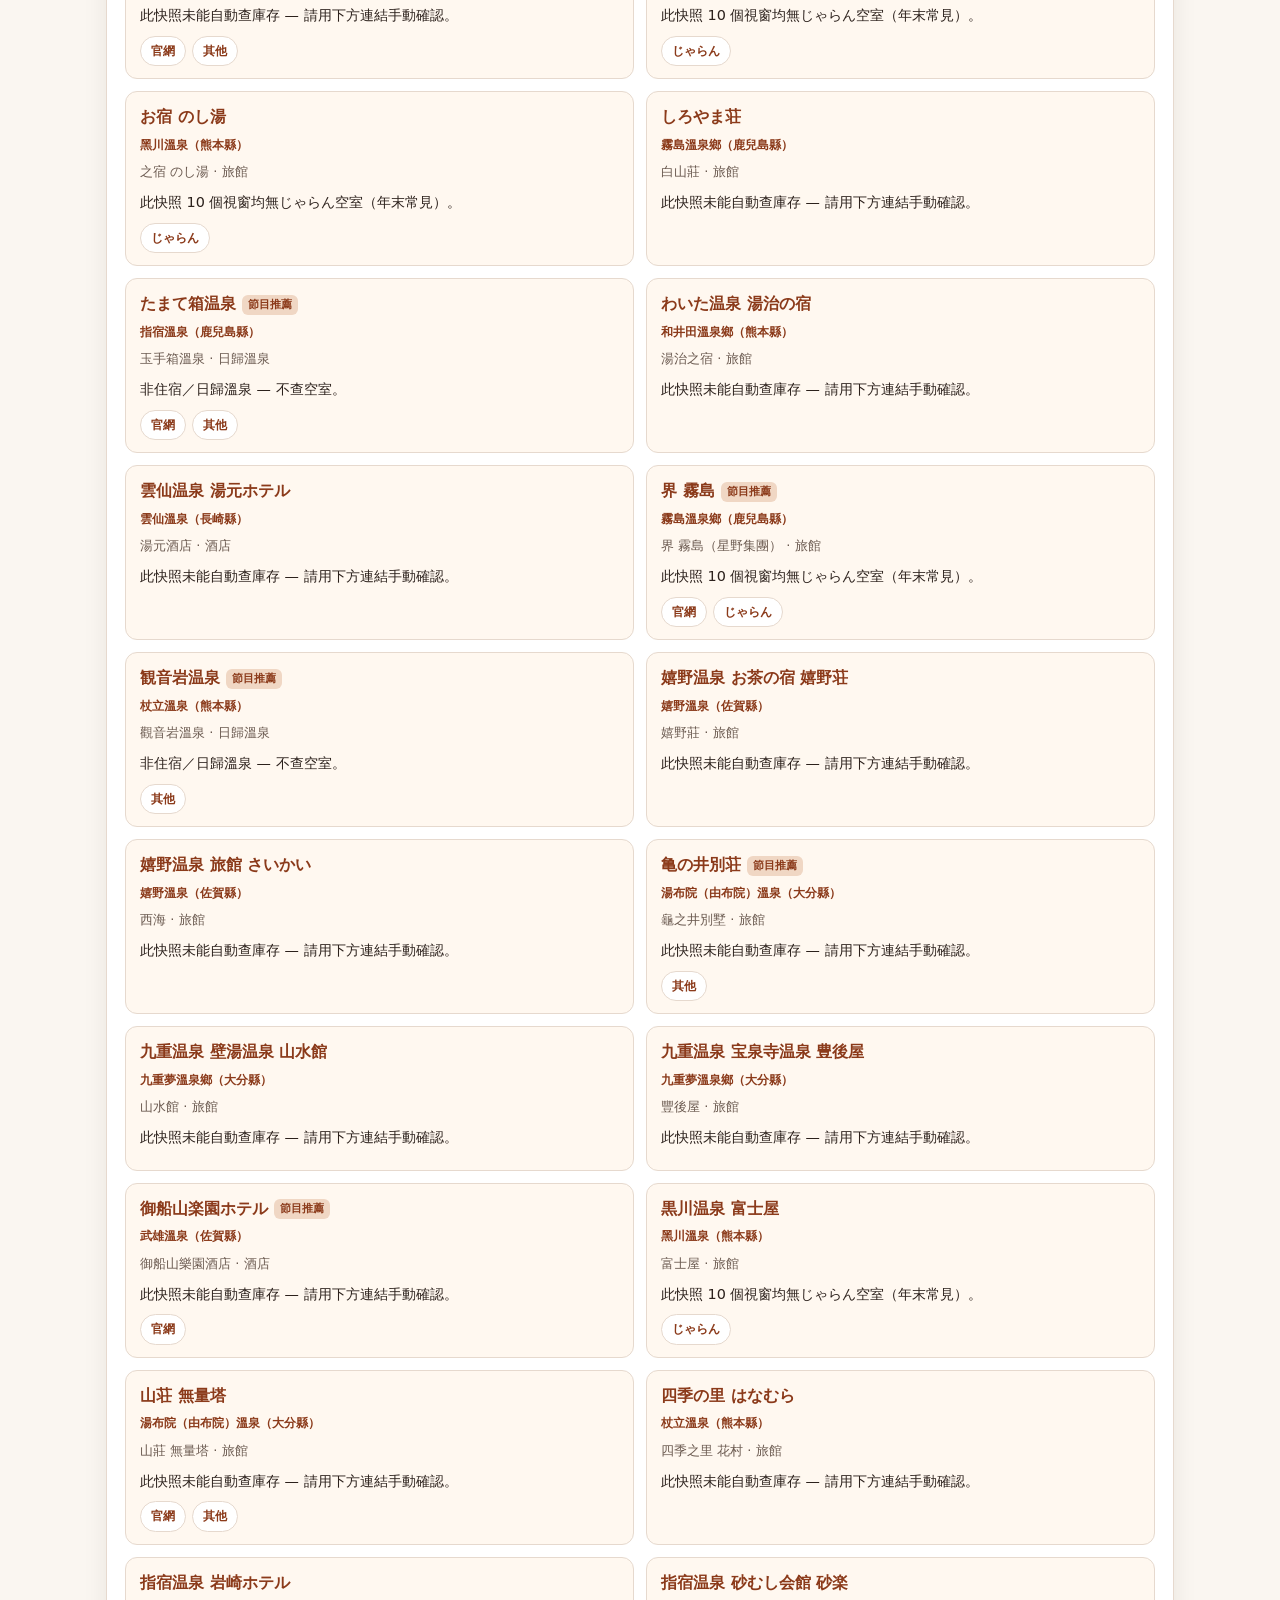
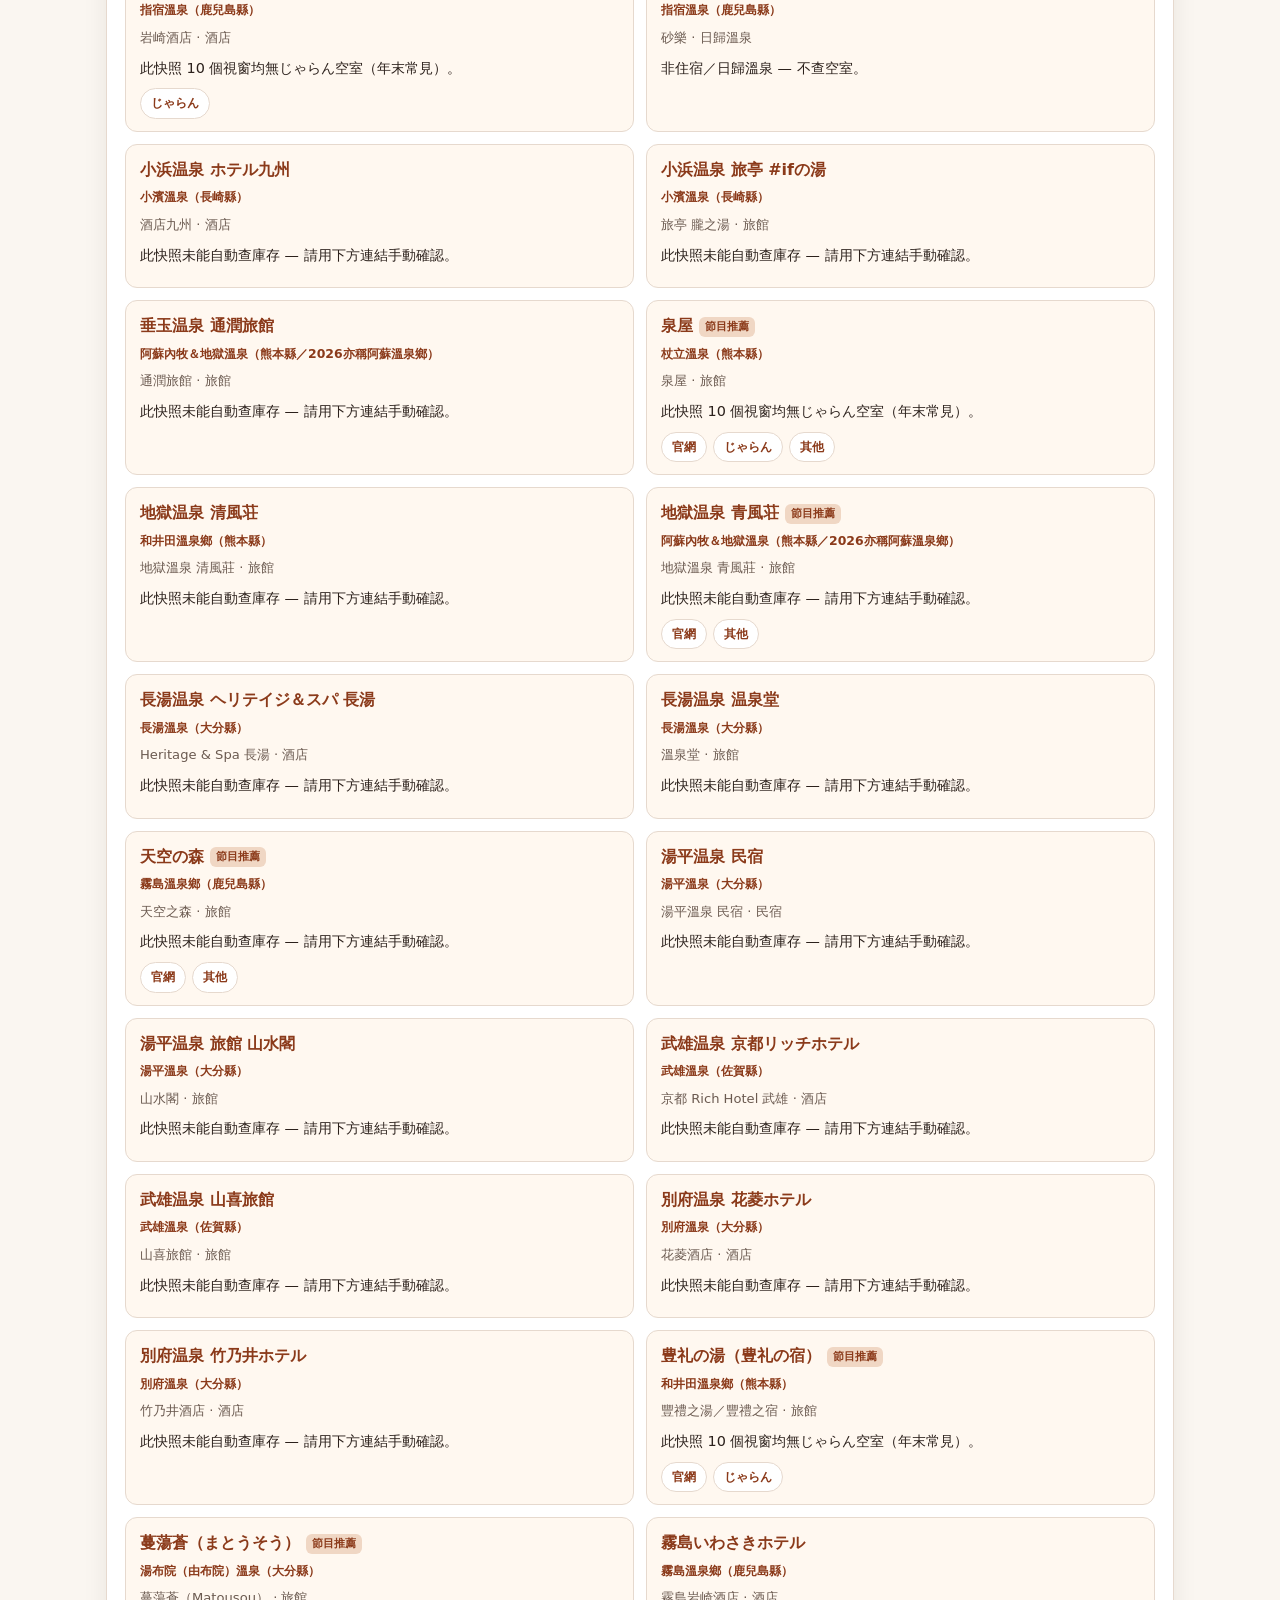
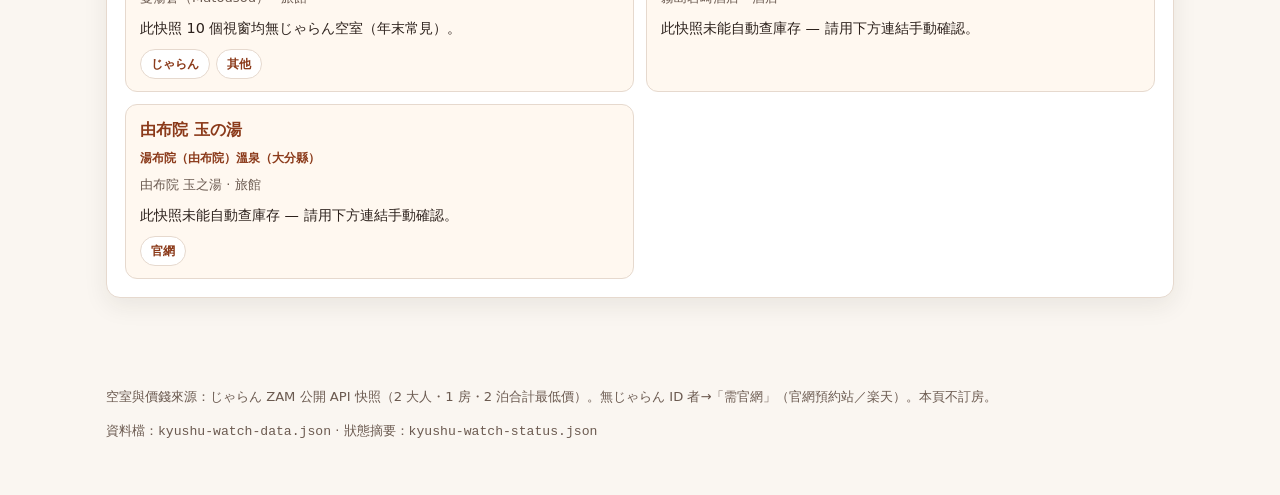
<file: kyushu-watch.html>
<!DOCTYPE html>
<html lang="zh-Hant">
<head>
  <meta charset="utf-8" />
  <meta name="viewport" content="width=device-width, initial-scale=1" />
  <title>九州監控 — 2026/12/28～2027/1/8 兩晚空室</title>
  <meta name="description" content="九州溫泉旅館：監控 2026-12-28 至 2027-01-08 內任何連續兩晚（2 大人）空室。" />
  <link rel="stylesheet" href="styles.css?v=20261109k" />
  <link rel="stylesheet" href="kusatsu-watch.css?v=20261109k" />
  <link rel="stylesheet" href="kyushu-watch.css?v=20261109k" />
  <script>
    (function () {
      try {
        if (!(window.matchMedia && window.matchMedia("(max-width: 700px)").matches)) return;
        document.documentElement.classList.add("is-narrow");
        var close = function () {
          document.querySelectorAll(".filter-drawer").forEach(function (d) { d.open = false; });
        };
        if (document.readyState === "loading") document.addEventListener("DOMContentLoaded", close);
        else close();
      } catch (e) {}
    })();
  </script>
</head>
<body data-page="kyushu-watch" class="page-compact">
  <header class="app-header compact">
    <div class="wrap header-bar">
      <div>
        <h1>九州 · 空室監控</h1>
        <p class="sub">2026/12/28～2027/1/8 · 任意連續 2 晚 · tracker 內九州旅館</p>
      </div>
      <div class="meta-row">
        <a class="hoy" href="hotels.html?region=%E4%B9%9D%E5%B7%9E" rel="noopener">住宿名單</a>
        <span id="kw-updated" class="updated-short">—</span>
      </div>
    </div>
  </header>

  <nav class="site-nav sticky-nav" aria-label="主要頁面">
    <a href="index.html" class="site-nav-link">首頁</a>
    <a href="ranks.html" class="site-nav-link">Top 10</a>
    <a href="compare.html" class="site-nav-link">排名對照</a>
    <a href="hotels.html" class="site-nav-link">住宿</a>
    <a href="hotel-ranks.html" class="site-nav-link">旅館排名</a>
    <a href="kusatsu-watch.html" class="site-nav-link">草津監控</a>
    <a href="kyushu-watch.html" class="site-nav-link is-active" aria-current="page">九州監控</a>
  </nav>

  <main>
    <div class="banner info" role="status">
      <strong>假設：</strong>2 位大人、1 間房、連續 <strong>2 晚</strong>（3 天 2 夜）。
      入住日須使退房 ≤ 2027-01-08（共 10 個視窗）。
      <span id="kw-assumption"></span>
    </div>
    <div class="banner warn" role="status">
      年末日本溫泉極熱門；空室／價錢變動快。本頁為<strong>唯讀監控</strong>（不訂房）。
      「有房」格顯示じゃらん快照<strong>2大人・2泊合計最低價</strong>（JPY）；稅費以訂房頁為準，請再確認。
      日歸溫泉（觀音岩／玉手箱／砂樂）為<strong>非住宿</strong>，不查房。無じゃらん ID 者→「需官網」。
    </div>

    <section class="panel">
      <div class="panel-head">
        <h2>旅館 × 入住視窗</h2>
        <span class="kw-edition" id="kw-edition">—</span>
      </div>
      <p class="lede lede-hide-mobile" id="kw-lede">
        狀態：<span class="kw-chip open">有房</span>
        <span class="kw-chip full">滿房</span>
        <span class="kw-chip unchecked">未查</span>
        <span class="kw-chip non-stay">非住宿</span>
        <span class="kw-chip need-official">需官網</span>
      </p>

      <details class="filter-drawer" id="kw-filter-drawer">
        <summary class="filter-drawer-summary">
          <span class="filter-drawer-title">篩選／排序</span>
          <span class="filter-drawer-hint" id="kw-filter-hint" hidden></span>
          <span class="filter-drawer-chevron" aria-hidden="true"></span>
        </summary>
        <div class="filters filters-hotels kyushu-filters" id="kw-filters">
          <label class="f">縣
            <select id="kw-pref">
              <option value="all">全部</option>
              <option value="大分">大分</option>
              <option value="熊本">熊本</option>
              <option value="鹿児島">鹿兒島</option>
              <option value="佐賀">佐賀</option>
              <option value="長崎">長崎</option>
            </select>
          </label>
          <label class="f">溫泉地
            <select id="kw-area">
              <option value="all">全部</option>
            </select>
          </label>
          <label class="f">顯示
            <select id="kw-filter">
              <option value="all">全部</option>
              <option value="open">只看有房</option>
              <option value="stay">只看可住宿</option>
              <option value="show">只看節目推薦</option>
            </select>
          </label>
          <label class="f">排序
            <select id="kw-sort">
              <option value="open_desc">有房視窗多→少</option>
              <option value="price_asc">最低有房價→高</option>
              <option value="area">溫泉地／名單</option>
              <option value="name">旅館名</option>
              <option value="list">名單順序</option>
            </select>
          </label>
          <button type="button" class="reset" id="kw-reset">重設</button>
        </div>
      </details>
      <p class="stats" id="kw-stats"></p>

      <div class="table-wrap kw-matrix-wrap" id="kw-matrix-wrap">
        <table class="kw-matrix" id="kw-matrix">
          <thead id="kw-thead"></thead>
          <tbody id="kw-tbody"></tbody>
        </table>
      </div>
    </section>

    <section class="panel">
      <h2>旅館詳情與訂房連結</h2>
      <p class="lede lede-hide-mobile">每間顯示溫泉地、最佳有房視窗摘要與官網／じゃらん／楽天連結（有則顯示）。</p>
      <div class="kw-cards" id="kw-cards"></div>
    </section>
  </main>

  <footer>
    <p>空室與價錢來源：じゃらん ZAM 公開 API 快照（2 大人・1 房・2 泊合計最低價）。無じゃらん ID 者→「需官網」（官網預約站／楽天）。本頁不訂房。</p>
    <p>資料檔：<code>kyushu-watch-data.json</code> · 狀態摘要：<code>kyushu-watch-status.json</code></p>
  </footer>

  <script src="kyushu-watch.js?v=20261109k"></script>
</body>
</html>
</file>
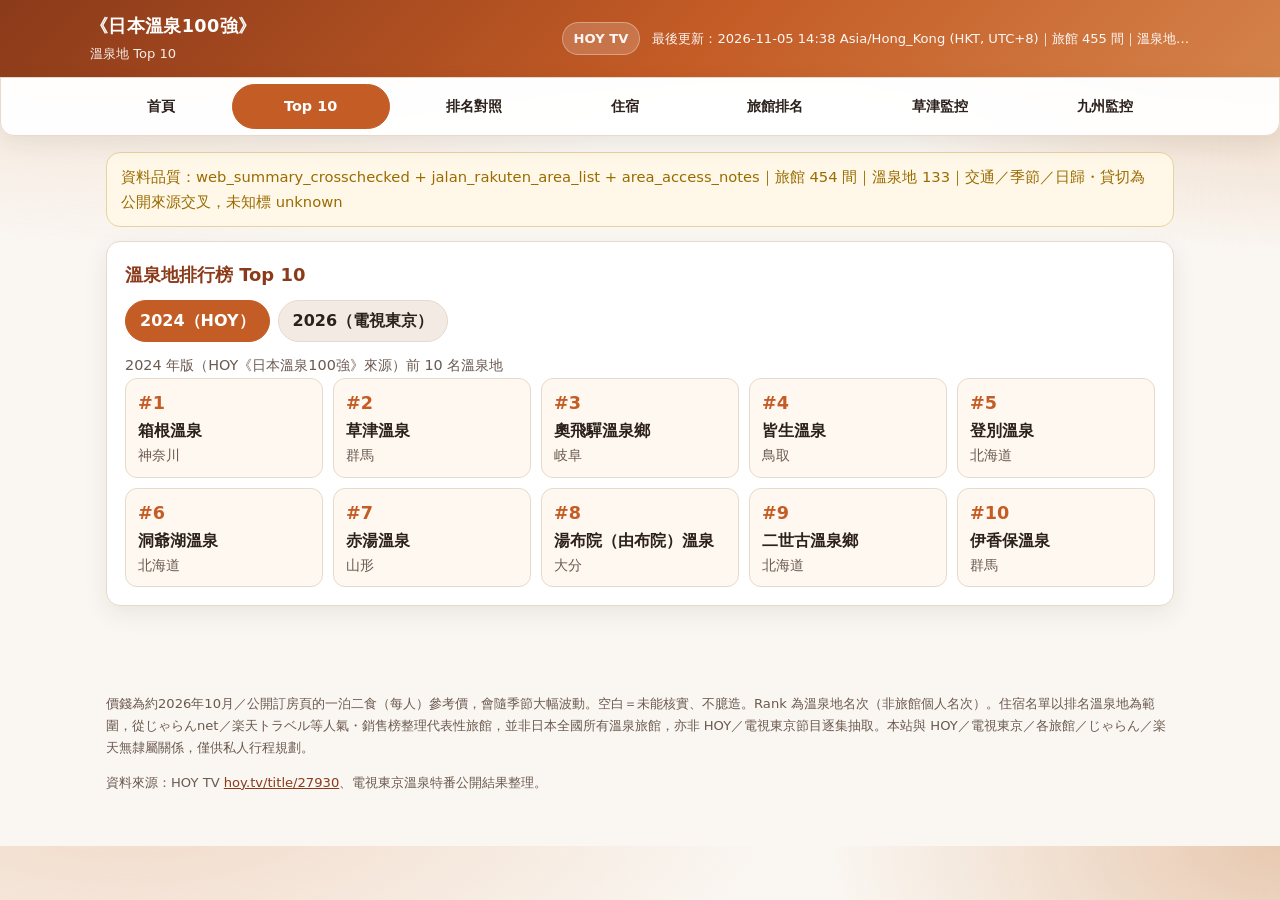
<file: ranks.html>
<!DOCTYPE html>
<html lang="zh-Hant">
<head>
  <meta charset="utf-8" />
  <meta name="viewport" content="width=device-width, initial-scale=1" />
  <title>溫泉地 Top 10 — 《日本溫泉100強》追蹤</title>
  <meta name="description" content="2024（HOY）與 2026（電視東京）溫泉地 Top 10。" />
  <link rel="stylesheet" href="styles.css?v=20261105a" />
</head>
<body data-page="ranks" class="page-compact">
    <header class="app-header compact">
    <div class="wrap header-bar">
      <div>
        <h1>《日本溫泉100強》</h1>
        <p class="sub">溫泉地 Top 10</p>
      </div>
      <div class="meta-row">
        <a class="hoy" id="hoy-link" href="https://hoy.tv/title/27930" target="_blank" rel="noopener">HOY TV</a>
        <span id="updated" class="updated-short">—</span>
      </div>
    </div>
  </header>

  <nav class="site-nav sticky-nav" aria-label="主要頁面">
    <a href="index.html" class="site-nav-link">首頁</a>
    <a href="ranks.html" class="site-nav-link is-active" aria-current="page">Top 10</a>
    <a href="compare.html" class="site-nav-link">排名對照</a>
    <a href="hotels.html" class="site-nav-link">住宿</a>
    <a href="hotel-ranks.html" class="site-nav-link">旅館排名</a>
    <a href="kusatsu-watch.html" class="site-nav-link">草津監控</a>
    <a href="kyushu-watch.html" class="site-nav-link">九州監控</a>
  </nav>


  <main>
    <div id="source-banner" class="banner warn hidden" role="status"></div>

    <section class="panel">
      <h2>溫泉地排行榜 Top 10</h2>
      <div class="tabs year-tabs">
        <button type="button" class="tab-btn active" data-year="2024">2024（HOY）</button>
        <button type="button" class="tab-btn" data-year="2026">2026（電視東京）</button>
      </div>
      <p id="rank-caption" class="stats" style="margin-top:0">2024 年版（HOY《日本溫泉100強》來源）前 10 名溫泉地</p>
      <div class="rank-grid" id="rank-mount"></div>
    </section>
  </main>

  <footer>
    <p id="disclaimer"></p>
    <p>資料來源：HOY TV <a href="https://hoy.tv/title/27930">hoy.tv/title/27930</a>、電視東京溫泉特番公開結果整理。</p>
  </footer>

  <script src="app.js?v=20261105a"></script>
</body>
</html>
</file>
<file: styles.css>
:root {
  --bg: #faf6f1;
  --bg2: #f3ebe3;
  --card: #ffffff;
  --ink: #2c211c;
  --muted: #6b5a50;
  --accent: #c45c26;
  --accent2: #8b3a1a;
  --cream: #fff8f0;
  --ok: #2f6f4e;
  --warn: #9a6b00;
  --danger: #a33b2a;
  --info: #2c5f7a;
  --border: #e6d9ce;
  --shadow: 0 8px 24px rgba(44, 33, 28, 0.08);
  --radius: 14px;
  --nav-h: 52px;
  --font: "PingFang HK", "PingFang TC", "Noto Sans TC", "Microsoft JhengHei",
          "Hiragino Sans GB", "Segoe UI", system-ui, sans-serif;
}
* { box-sizing: border-box; }
html { scroll-behavior: smooth; }
body {
  margin: 0;
  font-family: var(--font);
  color: var(--ink);
  background:
    radial-gradient(1200px 600px at 10% -10%, #f0d7c4 0%, transparent 55%),
    radial-gradient(900px 500px at 100% 0%, #e8c9b0 0%, transparent 50%),
    var(--bg);
  line-height: 1.65;
}
a { color: var(--accent2); }

/* Header */
header.app-header {
  background: linear-gradient(135deg, #8b3a1a 0%, #c45c26 55%, #d4824a 100%);
  color: #fff;
  padding: 28px 20px 24px;
  box-shadow: var(--shadow);
}
header.app-header.compact {
  padding: 12px 16px;
}
header .wrap { max-width: 1100px; margin: 0 auto; }
header .header-bar {
  display: flex; flex-wrap: wrap; align-items: center;
  justify-content: space-between; gap: 10px;
}
header h1 {
  margin: 0 0 4px;
  font-size: clamp(1.15rem, 2.6vw, 1.7rem);
  letter-spacing: 0.02em;
  font-weight: 700;
}
header.compact h1 { margin: 0; font-size: 1.1rem; }
header .sub { opacity: 0.92; font-size: 0.92rem; margin: 0 0 10px; }
header.compact .sub { margin: 2px 0 0; font-size: 0.82rem; opacity: 0.9; }
header .meta-row {
  display: flex; flex-wrap: wrap; gap: 8px 12px;
  font-size: 0.82rem; opacity: 0.95; align-items: center;
}
header a.hoy {
  display: inline-flex; align-items: center; gap: 6px;
  background: rgba(255,255,255,0.18);
  border: 1px solid rgba(255,255,255,0.35);
  color: #fff; text-decoration: none;
  padding: 5px 11px; border-radius: 999px;
  font-weight: 600; white-space: nowrap;
}
header a.hoy:hover { background: rgba(255,255,255,0.28); }
.updated-short { max-width: 42vw; overflow: hidden; text-overflow: ellipsis; white-space: nowrap; }

main { max-width: 1100px; margin: 0 auto; padding: 16px 16px 60px; }
.page-compact main { padding-top: 12px; }

.banner {
  border-radius: var(--radius);
  padding: 12px 14px;
  margin: 0 0 10px;
  border: 1px solid var(--border);
  background: var(--cream);
  font-size: 0.92rem;
}
.banner.danger { border-color: #e2b4ac; background: #fff1ee; color: var(--danger); }
.banner.warn { border-color: #e6d3a0; background: #fff8e8; color: var(--warn); }
.banner.info { border-color: #b7d0dc; background: #eef6fa; color: var(--info); }

.panel {
  background: var(--card);
  border: 1px solid var(--border);
  border-radius: var(--radius);
  box-shadow: var(--shadow);
  padding: 18px;
  margin: 14px 0;
}
.panel h2 {
  margin: 0 0 10px;
  font-size: 1.12rem;
  color: var(--accent2);
}
.panel-head {
  display: flex; flex-wrap: wrap; align-items: center;
  justify-content: space-between; gap: 10px; margin-bottom: 6px;
}
.panel-head h2 { margin: 0; }
.lede { margin: 0 0 12px; color: var(--muted); font-size: 0.92rem; }

.tabs { display: flex; gap: 8px; margin-bottom: 12px; flex-wrap: wrap; }
.tab-btn, .view-btn {
  border: 1px solid var(--border);
  background: var(--bg2);
  color: var(--ink);
  border-radius: 999px;
  padding: 7px 14px;
  cursor: pointer;
  font: inherit;
  font-weight: 600;
}
.tab-btn.active, .view-btn.is-active {
  background: var(--accent);
  border-color: var(--accent);
  color: #fff;
}
.view-toggle { display: flex; gap: 6px; }

.rank-grid {
  display: grid;
  grid-template-columns: repeat(auto-fill, minmax(180px, 1fr));
  gap: 10px;
}
.rank-item {
  background: var(--cream);
  border: 1px solid var(--border);
  border-radius: 12px;
  padding: 10px 12px;
}
.rank-item .n { font-weight: 800; color: var(--accent); font-size: 1.1rem; }
.rank-item .a { font-weight: 600; }
.rank-item .p { color: var(--muted); font-size: 0.85rem; }

/* Filters */
.filters {
  display: grid;
  grid-template-columns: 1.4fr 1fr 1fr auto;
  gap: 10px;
  align-items: end;
}
.filters-hotels {
  /* keyword / area / region / pref / band / daybath / privbath / sort / reset */
  grid-template-columns: repeat(auto-fill, minmax(132px, 1fr));
  align-items: end;
}
.filters-hotels .reset {
  align-self: end;
  justify-self: start;
}
.filters-compare { grid-template-columns: 1fr 1.2fr 1fr; }

/* Collapsible filter drawer (collapsed on mobile, open on desktop) */
.filter-drawer {
  margin: 0 0 8px;
  border: 1px solid var(--border);
  border-radius: 12px;
  background: rgba(255,255,255,0.96);
  backdrop-filter: blur(8px);
  box-shadow: 0 4px 14px rgba(44,33,28,0.06);
  overflow: hidden;
}
.filter-drawer-summary {
  list-style: none;
  cursor: pointer;
  display: flex;
  align-items: center;
  gap: 8px;
  padding: 10px 12px;
  font-weight: 700;
  font-size: 0.92rem;
  color: var(--accent2);
  user-select: none;
  min-height: 44px;
}
.filter-drawer-summary::-webkit-details-marker { display: none; }
.filter-drawer-title { flex: 0 0 auto; }
.filter-drawer-hint {
  flex: 1 1 auto;
  font-weight: 600;
  font-size: 0.8rem;
  color: var(--muted);
  overflow: hidden;
  text-overflow: ellipsis;
  white-space: nowrap;
}
.filter-drawer-chevron {
  margin-left: auto;
  width: 0.55em;
  height: 0.55em;
  border-right: 2px solid var(--accent2);
  border-bottom: 2px solid var(--accent2);
  transform: rotate(45deg);
  transition: transform 0.15s ease;
  flex: 0 0 auto;
}
.filter-drawer[open] > .filter-drawer-summary .filter-drawer-chevron {
  transform: rotate(-135deg);
  margin-top: 4px;
}
.filter-drawer .filters {
  padding: 0 10px 10px;
  border: 0;
  box-shadow: none;
  background: transparent;
  margin: 0;
}

/* Desktop: sticky filter bar; JS sets details[open] so filters render.
   (Closed <details> hide non-summary children — CSS cannot override that.) */
@media (min-width: 701px) {
  .filter-drawer {
    position: sticky;
    top: calc(var(--nav-h) + 6px);
    z-index: 30;
  }
  .filter-drawer-summary {
    display: none; /* always open on desktop; no collapse chrome */
  }
  .filter-drawer > .filters {
    display: grid;
    padding: 10px;
  }
}
@media (max-width: 900px) and (min-width: 701px) {
  .filters, .filters-hotels, .filters-compare { grid-template-columns: 1fr 1fr; }
}
@media (max-width: 700px) {
  /* Mobile: collapsed by default (JS sets open=false); only sticky the summary when closed */
  .filter-drawer:not([open]) {
    position: sticky;
    top: calc(var(--nav-h) + 4px);
    z-index: 30;
  }
  .filter-drawer[open] {
    position: static; /* never sticky an open half-screen stack */
  }
  .filters, .filters-hotels, .filters-compare { grid-template-columns: 1fr; }
  .lede-hide-mobile { display: none !important; }
  .list-tabs {
    flex-wrap: nowrap;
    overflow-x: auto;
    -webkit-overflow-scrolling: touch;
    scrollbar-width: none;
    margin: 8px 0 10px;
    gap: 6px;
  }
  .list-tabs::-webkit-scrollbar { display: none; }
  .list-tab {
    flex: 0 0 auto;
    padding: 7px 12px;
    font-size: 0.82rem;
  }
  .panel-hotels .panel-head h2 { font-size: 1rem; }
  .panel-hotels { padding: 12px; }
  .compare-wrap, .hotels-table-wrap, .table-wrap {
    max-height: min(78vh, 720px);
  }
}
label.f {
  display: flex; flex-direction: column; gap: 4px;
  font-size: 0.78rem; color: var(--muted); font-weight: 600;
}
input, select {
  font: inherit;
  padding: 9px 11px;
  border-radius: 10px;
  border: 1px solid var(--border);
  background: #fff;
  color: var(--ink);
  min-height: 42px;
}
button.reset {
  font: inherit; font-weight: 600;
  padding: 9px 14px;
  border-radius: 10px;
  border: 1px solid var(--border);
  background: var(--bg2);
  cursor: pointer;
  min-height: 42px;
}
.stats { color: var(--muted); font-size: 0.9rem; margin: 8px 0 0; }

/* Cards (optional) */
.cards {
  display: grid;
  grid-template-columns: 1fr;
  gap: 14px;
  margin-top: 14px;
}
.card {
  background: var(--card);
  border: 1px solid var(--border);
  border-radius: var(--radius);
  box-shadow: var(--shadow);
  padding: 16px 16px 14px;
  display: grid;
  grid-template-columns: 78px 1fr;
  gap: 12px 14px;
}
.card .rank-badge {
  width: 78px; min-height: 78px; height: auto; padding: 8px 4px;
  border-radius: 16px;
  background: linear-gradient(160deg, var(--accent), var(--accent2));
  color: #fff;
  display: flex; flex-direction: column;
  align-items: center; justify-content: center;
  font-weight: 800; line-height: 1.1; font-size: 0.95rem;
}
.card .rank-line { font-size: 0.72rem; font-weight: 700; opacity: 0.95; white-space: nowrap; }
.card h3 { margin: 0 0 2px; font-size: 1.05rem; }
.card .jp { color: var(--muted); font-size: 0.88rem; margin-bottom: 6px; }
.card .area {
  display: inline-block; background: var(--bg2); border-radius: 999px;
  padding: 2px 10px; font-size: 0.8rem; font-weight: 600; margin-bottom: 8px;
}
.card .desc { font-size: 0.93rem; margin: 0 0 8px; }
.card .meta {
  display: flex; flex-wrap: wrap; gap: 8px;
  font-size: 0.82rem; color: var(--muted); margin-bottom: 8px;
}
.card .rank-pair {
  margin: 6px 0 8px; font-size: 0.88rem; font-weight: 700; color: var(--accent2);
}
.chip {
  background: var(--cream);
  border: 1px solid var(--border);
  border-radius: 999px;
  padding: 2px 8px;
}
.chip.price { color: var(--accent2); font-weight: 700; border-color: #e2c0ad; }
.chip.alert-closed { background: #fff1ee; color: var(--danger); border-color: #e2b4ac; font-weight: 700; }
.chip.alert-phone { background: #fff8e8; color: var(--warn); border-color: #e6d3a0; font-weight: 700; }
.chip.alert-rebrand { background: #eef6fa; color: var(--info); border-color: #b7d0dc; font-weight: 700; }
.chip-up { background: #e8f6ee; color: var(--ok); border-color: #b7dcc5; font-weight: 800; }
.chip-down { background: #fff1ee; color: var(--danger); border-color: #e2b4ac; font-weight: 800; }
.links { display: flex; flex-wrap: wrap; gap: 8px; }
.links a {
  text-decoration: none; font-size: 0.82rem; font-weight: 600;
  padding: 5px 10px; border-radius: 8px;
  background: var(--bg2); border: 1px solid var(--border); color: var(--accent2);
}
.links a:hover { background: #f0ddd0; }
.links a.disabled { opacity: 0.35; pointer-events: none; }
.hl { font-size: 0.85rem; color: var(--muted); margin: 0 0 8px; }

footer {
  max-width: 1100px; margin: 0 auto; padding: 0 16px 40px;
  color: var(--muted); font-size: 0.82rem;
}
.hidden { display: none !important; }

/* Sticky site nav */
.site-nav {
  display: flex;
  flex-wrap: nowrap;
  gap: 4px;
  max-width: 1100px;
  margin: 10px auto 4px;
  padding: 4px;
  background: var(--card);
  border: 1px solid var(--border);
  border-radius: 999px;
  box-shadow: var(--shadow);
  overflow-x: auto;
  -webkit-overflow-scrolling: touch;
  scrollbar-width: none;
}
.site-nav::-webkit-scrollbar { display: none; }
.sticky-nav {
  position: sticky;
  top: 0;
  z-index: 50;
  margin-top: 0;
  border-radius: 0 0 14px 14px;
  max-width: none;
  width: 100%;
  padding: 6px max(12px, calc((100% - 1100px) / 2 + 4px));
  background: rgba(255,255,255,0.95);
  backdrop-filter: blur(10px);
  min-height: var(--nav-h);
  align-items: center;
}
.site-nav-link {
  flex: 1 1 auto;
  min-width: 72px;
  border: 1px solid transparent;
  background: transparent;
  color: var(--ink);
  border-radius: 999px;
  padding: 10px 12px;
  font: inherit;
  font-weight: 700;
  font-size: 0.9rem;
  text-align: center;
  text-decoration: none;
  white-space: nowrap;
}
.site-nav-link:hover { background: var(--bg2); }
.site-nav-link.is-active,
.site-nav-link[aria-current="page"] {
  background: var(--accent);
  border-color: var(--accent);
  color: #fff;
}

/* Home */
.count-row {
  display: flex; flex-wrap: wrap; gap: 10px; margin: 0 0 14px;
}
.count-pill {
  display: flex; flex-direction: column; align-items: center;
  min-width: 100px; padding: 10px 14px;
  background: var(--cream); border: 1px solid var(--border); border-radius: 12px;
}
.count-pill strong { font-size: 1.35rem; color: var(--accent); line-height: 1.2; }
.count-pill span { font-size: 0.78rem; color: var(--muted); font-weight: 600; }
.home-cards {
  display: grid;
  grid-template-columns: repeat(auto-fit, minmax(220px, 1fr));
  gap: 12px;
}
.home-card {
  display: flex; flex-direction: column; gap: 6px;
  padding: 16px; border-radius: 12px;
  border: 1px solid var(--border); background: var(--cream);
  text-decoration: none; color: var(--ink); box-shadow: var(--shadow);
  transition: transform 0.12s ease, border-color 0.12s ease;
  min-height: 96px;
}
.home-card:hover { border-color: var(--accent); transform: translateY(-2px); }
.home-card strong { color: var(--accent2); font-size: 1.05rem; }
.home-card span { color: var(--muted); font-size: 0.9rem; }
.alerts-accordion summary {
  cursor: pointer; font-weight: 700; color: var(--accent2);
  list-style: none; padding: 2px 0;
}
.alerts-accordion summary::-webkit-details-marker { display: none; }
.alerts-accordion[open] summary { margin-bottom: 10px; }
.alerts-accordion #alerts { margin-top: 4px; }

/* Compare + Hotels tables */
.compare-wrap, .hotels-table-wrap, .table-wrap {
  overflow: auto;
  max-height: min(72vh, 720px);
  margin-top: 10px;
  border: 1px solid var(--border);
  border-radius: 12px;
  -webkit-overflow-scrolling: touch;
}
.compare-table, .hotels-table {
  width: 100%;
  border-collapse: collapse;
  font-size: 0.9rem;
}
.compare-table { min-width: 560px; }
.hotels-table { min-width: 860px; }
.compare-table th, .compare-table td,
.hotels-table th, .hotels-table td {
  padding: 8px 10px;
  border-bottom: 1px solid var(--border);
  text-align: left;
  vertical-align: top;
}
.compare-table th, .hotels-table th {
  background: var(--bg2);
  position: sticky; top: 0; z-index: 2;
  font-size: 0.78rem; color: var(--muted); font-weight: 700;
}
.compare-table tr:hover td, .hotels-table tr:hover td { background: var(--cream); }
.compare-table .rk, .hotels-table .rk {
  font-weight: 800; color: var(--accent); white-space: nowrap; width: 3.6rem;
}
.compare-table .area-cn, .hotels-table .area-cn { font-weight: 600; }
.compare-table .area-jp, .hotels-table .area-jp,
.hotels-table .prop-jp { color: var(--muted); font-size: 0.8rem; }
.hotels-table .prop-cn { font-weight: 600; }
.hotels-table .price { font-weight: 700; color: var(--accent2); white-space: nowrap; }
.hotels-table .book-links { display: flex; flex-wrap: wrap; gap: 4px; }
.hotels-table .book-links a {
  text-decoration: none; font-size: 0.72rem; font-weight: 700;
  padding: 3px 7px; border-radius: 6px;
  background: var(--bg2); border: 1px solid var(--border); color: var(--accent2);
  white-space: nowrap;
}
.hotels-table .book-links a:hover { background: #f0ddd0; }
.hotels-table .book-links span.muted {
  font-size: 0.72rem; color: var(--muted);
}
.change-pill {
  display: inline-block; font-weight: 800; font-size: 0.82rem;
  padding: 2px 8px; border-radius: 999px;
  border: 1px solid var(--border); background: var(--cream);
}
.change-pill.up { background: #e8f6ee; color: var(--ok); border-color: #b7dcc5; }
.change-pill.down { background: #fff1ee; color: var(--danger); border-color: #e2b4ac; }
.change-pill.new { background: #eef6fa; color: var(--info); border-color: #b7d0dc; }
.change-pill.dropped { background: #f3f0ee; color: var(--muted); }
.change-pill.same { background: var(--bg2); color: var(--muted); }

@media (max-width: 600px) {
  .sticky-nav { padding-left: 8px; padding-right: 8px; }
  .site-nav-link { padding: 10px 10px; font-size: 0.85rem; min-width: 64px; }
  header.compact .updated-short { display: none; }
}


/* List tabs (show / area / all) */
.list-tabs {
  display: flex;
  flex-wrap: wrap;
  gap: 8px;
  margin: 10px 0 12px;
}
.list-tab {
  appearance: none;
  border: 1px solid var(--border);
  background: var(--bg2);
  color: var(--text);
  font-weight: 700;
  font-size: 0.88rem;
  padding: 8px 14px;
  border-radius: 999px;
  cursor: pointer;
}
.list-tab:hover { background: var(--cream); }
.list-tab.is-active {
  background: var(--accent2);
  border-color: var(--accent2);
  color: #fff;
}

/* Pagination */
.pager {
  display: flex;
  align-items: center;
  justify-content: center;
  gap: 12px;
  margin: 10px 0;
  flex-wrap: wrap;
}
.pager-btn {
  appearance: none;
  border: 1px solid var(--border);
  background: var(--bg2);
  color: var(--text);
  font-weight: 700;
  font-size: 0.85rem;
  padding: 8px 14px;
  border-radius: 10px;
  cursor: pointer;
}
.pager-btn:hover:not(:disabled) { background: var(--cream); }
.pager-btn:disabled {
  opacity: 0.45;
  cursor: not-allowed;
}
.pager-info {
  font-size: 0.88rem;
  font-weight: 600;
  color: var(--muted);
  min-width: 9rem;
  text-align: center;
}

.banner.danger {
  margin: 12px auto;
  max-width: 1100px;
  padding: 10px 14px;
}

/* Enrichment chips / HK access */
.hk-access {
  margin-top: 4px;
  font-size: 0.78rem;
  color: var(--info);
  line-height: 1.4;
  word-break: break-word;
}
.area-tip {
  margin-top: 4px;
  font-size: 0.78rem;
  color: var(--muted);
  line-height: 1.4;
}
.chip-day {
  background: #e8f4ee;
  color: var(--ok);
  border: 1px solid #c5dfd0;
}
.chip-priv {
  background: #f3e8f8;
  color: #6b3d7a;
  border: 1px solid #e0cce8;
}
.chip-region {
  background: #eef3f8;
  color: var(--info);
  border: 1px solid #c9d7e4;
}
.hotels-table .hk-access {
  max-width: 220px;
}
@media (max-width: 700px) {
  .filters-hotels .f { min-width: 0; }
  .hk-access, .area-tip { font-size: 0.74rem; }
}
</file>
<file: hotel-ranks.css>
/* Page-specific styles for hotel-ranks.html only (linked only from that page). */
body[data-page="hotel-ranks"] .hr-edition {
  font-size: 0.85rem;
  font-weight: 700;
  color: var(--muted);
  background: var(--cream);
  border: 1px solid var(--border);
  border-radius: 999px;
  padding: 4px 10px;
}
body[data-page="hotel-ranks"] .hr-table {
  min-width: 640px;
}
body[data-page="hotel-ranks"] .hr-table .rk {
  font-variant-numeric: tabular-nums;
}
body[data-page="hotel-ranks"] .hr-link {
  text-decoration: none;
  font-size: 0.78rem;
  font-weight: 700;
  padding: 4px 9px;
  border-radius: 6px;
  background: var(--bg2);
  border: 1px solid var(--border);
  color: var(--accent2);
  white-space: nowrap;
}
body[data-page="hotel-ranks"] .hr-link:hover {
  background: #f0ddd0;
}
body[data-page="hotel-ranks"] .hr-muted {
  color: var(--muted);
  font-size: 0.78rem;
}
body[data-page="hotel-ranks"] .hr-desc {
  margin-top: 6px;
  font-size: 0.78rem;
  color: var(--muted);
  line-height: 1.45;
}
body[data-page="hotel-ranks"] .hr-desc summary {
  cursor: pointer;
  font-weight: 700;
  color: var(--accent2);
  list-style: none;
}
body[data-page="hotel-ranks"] .hr-desc summary::-webkit-details-marker { display: none; }
body[data-page="hotel-ranks"] .hr-desc summary::before {
  content: "▸ ";
  font-weight: 700;
}
body[data-page="hotel-ranks"] .hr-desc[open] summary::before { content: "▾ "; }
body[data-page="hotel-ranks"] .hr-desc p {
  margin: 6px 0 0;
  color: var(--text, #2a211c);
  max-width: 36em;
}
@media (max-width: 700px) {
  body[data-page="hotel-ranks"] .lede-hide-mobile {
    display: none;
  }
}
</file>
<file: kusatsu-watch.css>
.kw-edition {
  font-size: 0.82rem;
  color: var(--muted);
  font-weight: 600;
}
.kw-chip {
  display: inline-flex;
  align-items: center;
  justify-content: center;
  min-width: 2.6em;
  padding: 2px 8px;
  border-radius: 999px;
  font-size: 0.72rem;
  font-weight: 700;
  line-height: 1.4;
  border: 1px solid transparent;
  white-space: nowrap;
}
.kw-chip.open { background: #e7f5ec; color: var(--ok); border-color: #b7dcc4; }
.kw-chip.full { background: #f4f0ec; color: var(--muted); border-color: var(--border); }
.kw-chip.unchecked { background: #eef6fa; color: var(--info); border-color: #b7d0dc; }
.kw-chip.non-stay { background: #fff8e8; color: var(--warn); border-color: #e6d3a0; }
.kw-chip.need-official { background: #fff1ee; color: var(--danger); border-color: #e2b4ac; }

.kw-matrix-wrap {
  margin-top: 10px;
  overflow: auto;
  max-height: min(78vh, 820px);
  border: 1px solid var(--border);
  border-radius: 12px;
}
.kw-matrix {
  border-collapse: separate;
  border-spacing: 0;
  width: max-content;
  min-width: 100%;
  font-size: 0.82rem;
}
.kw-matrix th, .kw-matrix td {
  padding: 8px 8px;
  border-bottom: 1px solid var(--border);
  border-right: 1px solid var(--border);
  text-align: center;
  vertical-align: middle;
}
.kw-matrix thead th {
  position: sticky;
  top: 0;
  z-index: 2;
  background: var(--cream);
  font-weight: 700;
  color: var(--accent2);
  white-space: nowrap;
}
.kw-matrix th.kw-hotel-col,
.kw-matrix td.kw-hotel-col {
  position: sticky;
  left: 0;
  z-index: 1;
  text-align: left;
  min-width: 148px;
  max-width: 200px;
  background: #fff;
  border-right: 2px solid var(--border);
}
.kw-matrix thead th.kw-hotel-col {
  z-index: 3;
  background: var(--cream);
}
.kw-matrix .kw-hotel-name {
  font-weight: 700;
  color: var(--ink);
  display: block;
}
.kw-matrix .kw-hotel-cn {
  font-size: 0.72rem;
  color: var(--muted);
  font-weight: 500;
}
.kw-matrix a.kw-cell-link {
  text-decoration: none;
  display: inline-flex;
}
.kw-matrix .kw-open-count {
  font-size: 0.72rem;
  color: var(--ok);
  font-weight: 700;
  margin-left: 4px;
}

.kw-cards {
  display: grid;
  grid-template-columns: 1fr;
  gap: 12px;
  margin-top: 8px;
}
.kw-card {
  border: 1px solid var(--border);
  border-radius: 12px;
  padding: 12px 14px;
  background: var(--cream);
}
.kw-card h3 {
  margin: 0 0 4px;
  font-size: 1rem;
  color: var(--accent2);
}
.kw-card .kw-meta {
  font-size: 0.82rem;
  color: var(--muted);
  margin: 0 0 8px;
}
.kw-card .kw-best {
  font-size: 0.9rem;
  margin: 0 0 8px;
}
.kw-links {
  display: flex;
  flex-wrap: wrap;
  gap: 6px;
}
.kw-links a {
  display: inline-flex;
  align-items: center;
  padding: 4px 10px;
  border-radius: 999px;
  border: 1px solid var(--border);
  background: #fff;
  text-decoration: none;
  font-size: 0.78rem;
  font-weight: 600;
  color: var(--accent2);
}
.kw-links a:hover { background: var(--bg2); }
.kw-badge-show {
  display: inline-block;
  font-size: 0.68rem;
  font-weight: 700;
  padding: 1px 6px;
  border-radius: 6px;
  background: #f0d7c4;
  color: var(--accent2);
  margin-left: 6px;
  vertical-align: middle;
}

@media (min-width: 800px) {
  .kw-cards {
    grid-template-columns: 1fr 1fr;
  }
}

.kw-cell-stack {
  display: inline-flex;
  flex-direction: column;
  align-items: center;
  gap: 2px;
  line-height: 1.2;
}
.kw-price {
  font-size: 0.68rem;
  font-weight: 700;
  color: var(--accent2);
  white-space: nowrap;
  letter-spacing: -0.02em;
}
.kw-min-price {
  color: var(--ok);
  font-weight: 700;
}
.kw-matrix a.kw-cell-link {
  text-decoration: none;
  display: inline-flex;
  justify-content: center;
}
.kw-matrix td {
  min-width: 72px;
}
@media (max-width: 700px) {
  .kw-price { font-size: 0.62rem; }
  .kw-matrix td { padding: 6px 4px; min-width: 64px; }
}
</file>
<file: kyushu-watch.css>
/* Kyushu watch extras on top of kusatsu-watch.css */
.kyushu-filters {
  flex-wrap: wrap;
  gap: 8px 12px;
}
.kw-matrix .kw-hotel-area {
  display: block;
  font-size: 0.68rem;
  color: var(--accent2);
  font-weight: 600;
  margin-top: 1px;
}
.kw-matrix th.kw-hotel-col,
.kw-matrix td.kw-hotel-col {
  min-width: 168px;
  max-width: 230px;
}
.kw-area-group td {
  background: #f3ebe3;
  text-align: left !important;
  font-weight: 700;
  color: var(--accent2);
  font-size: 0.82rem;
  padding: 6px 10px;
  position: sticky;
  left: 0;
  z-index: 1;
}
.kw-card .kw-area-line {
  font-size: 0.78rem;
  color: var(--accent2);
  font-weight: 600;
  margin: 0 0 6px;
}
@media (max-width: 700px) {
  .kw-matrix th.kw-hotel-col,
  .kw-matrix td.kw-hotel-col {
    min-width: 132px;
    max-width: 160px;
  }
}
</file>
